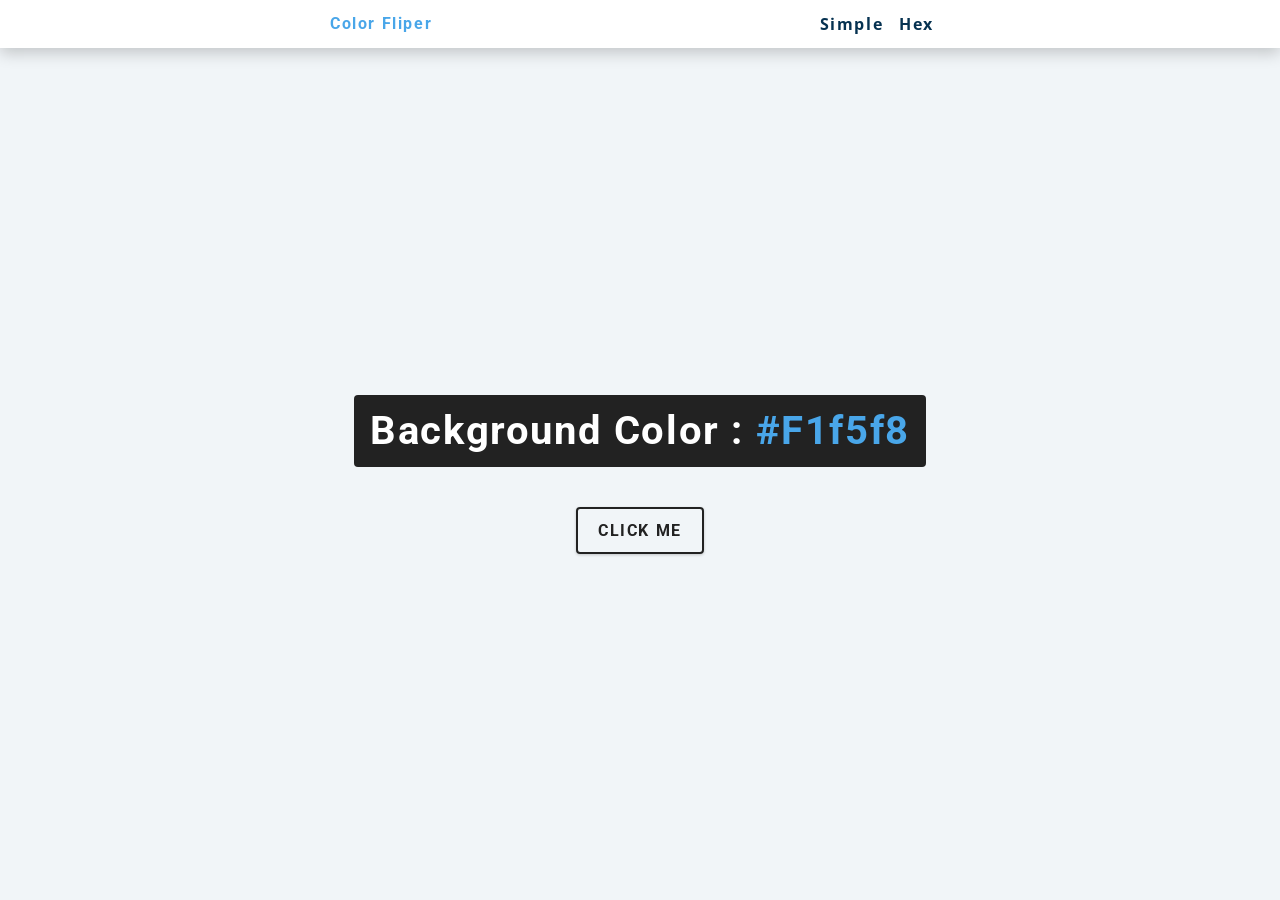
<file: Color fliper/index.html>
<!DOCTYPE html>
<html lang="en">
  <head>
    <meta charset="UTF-8" />
    <meta name="viewport" content="width=device-width, initial-scale=1.0" />
    <title>Color Flipper || Simple</title>

    <!-- styles -->
    <link rel="stylesheet" href="styles.css" />
  </head>
  <body>
    <nav>
      <div class="nav-center">
        <h4>Color Fliper</h4>
        <ul class="nav-links">
          <li>
            <a href="index.html">Simple</a>
          </li>
          <li>
            <a href="hex.html">Hex</a>
          </li>
        </ul>
      </div>
    </nav>

    <main>
      <div class="container">
        <h2>Background Color : <span class="color">
          #f1f5f8
        </span></h2>
        <button class="btn btn-hero" id="btn">Click me</button>
      </div>
    </main>
    <!-- javascript -->
    <script src="app.js"></script>
  </body>
</html>
</file>
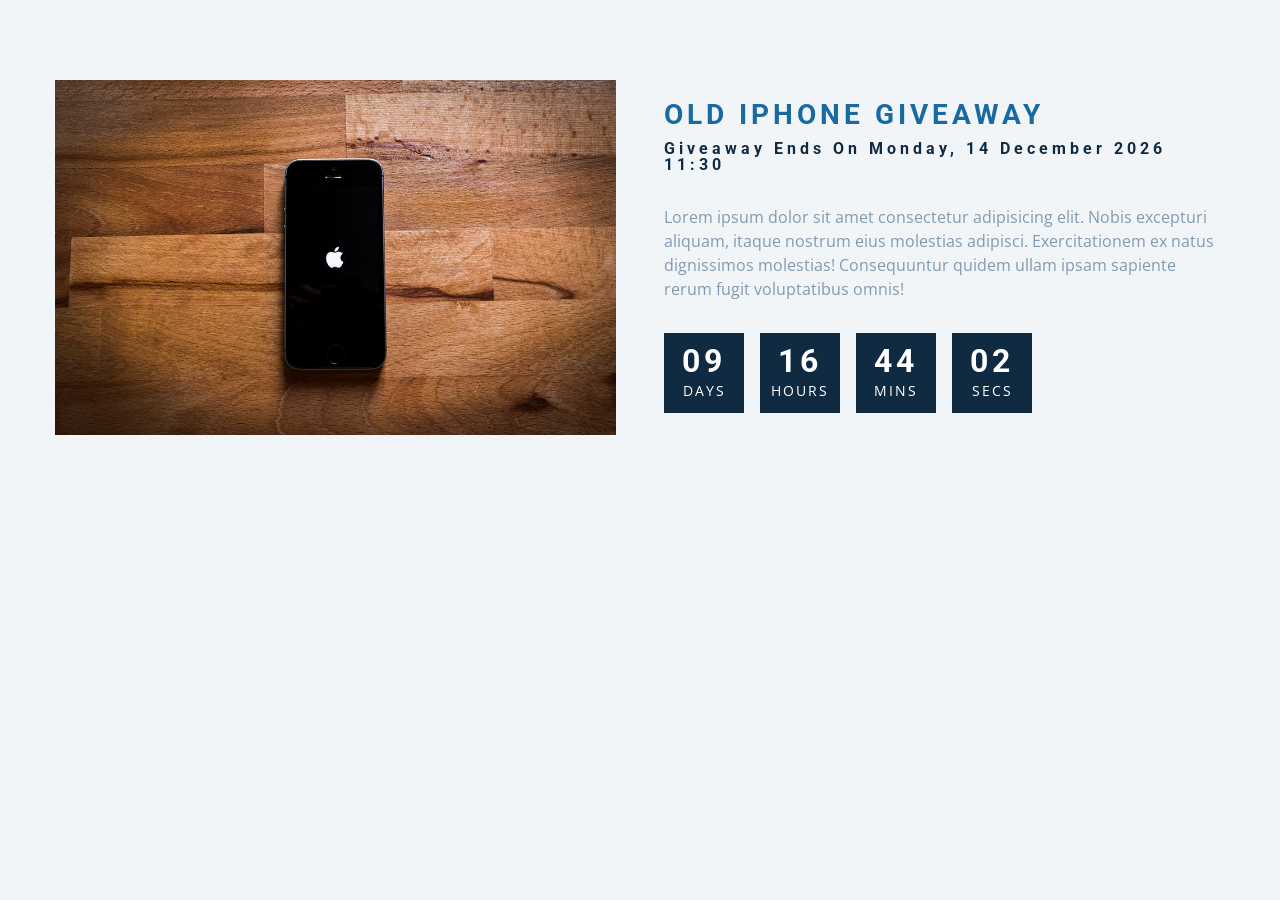
<file: Countdown/index.html>
<!DOCTYPE html>
<html lang="en">
  <head>
    <meta charset="UTF-8" />
    <meta name="viewport" content="width=device-width, initial-scale=1.0" />
    <title>Countdown</title>

    <!-- styles -->
    <link rel="stylesheet" href="styles.css" />
  </head>
  <body>
    <section class="section-center">
      <!-- Image -->
      <article class="gift-img">
        <img src="./gift.jpeg" alt="gift picture">
      </article>
      <!-- imfo -->
      <article class="gift-info">
        <h3>Old iphone giveaway</h3>
        <h4 class="giveaway"></h4>
        <p>Lorem ipsum dolor sit amet consectetur adipisicing elit. Nobis excepturi aliquam, itaque nostrum eius molestias adipisci. Exercitationem ex natus dignissimos molestias! Consequuntur quidem ullam ipsam sapiente rerum fugit voluptatibus omnis!</p>
        <div class="deadline">
          <!-- days -->
          <div class="deadline-format">
            <div>
              <h4 class="days">34</h4>
              <span>days</span>
            </div>
          </div>
          <!-- end of item -->
          <!-- hours -->
          <div class="deadline-format">
            <div>
              <h4 class="hours">1</h4>
              <span>hours</span>
            </div>
          </div>
          <!-- end of item -->
          <!-- mins -->
          <div class="deadline-format">
            <div>
              <h4 class="mins">30</h4>
              <span>mins</span>
            </div>
          </div>
          <!-- end of item -->
          <!-- secs -->
          <div class="deadline-format">
            <div>
              <h4 class="secs">09</h4>
              <span>secs</span>
            </div>
          </div>
          <!-- end of item -->
        </div>
      </article>
    </section>
    <!-- javascript -->
    <script src="app.js"></script>
  </body>
</html>
</file>
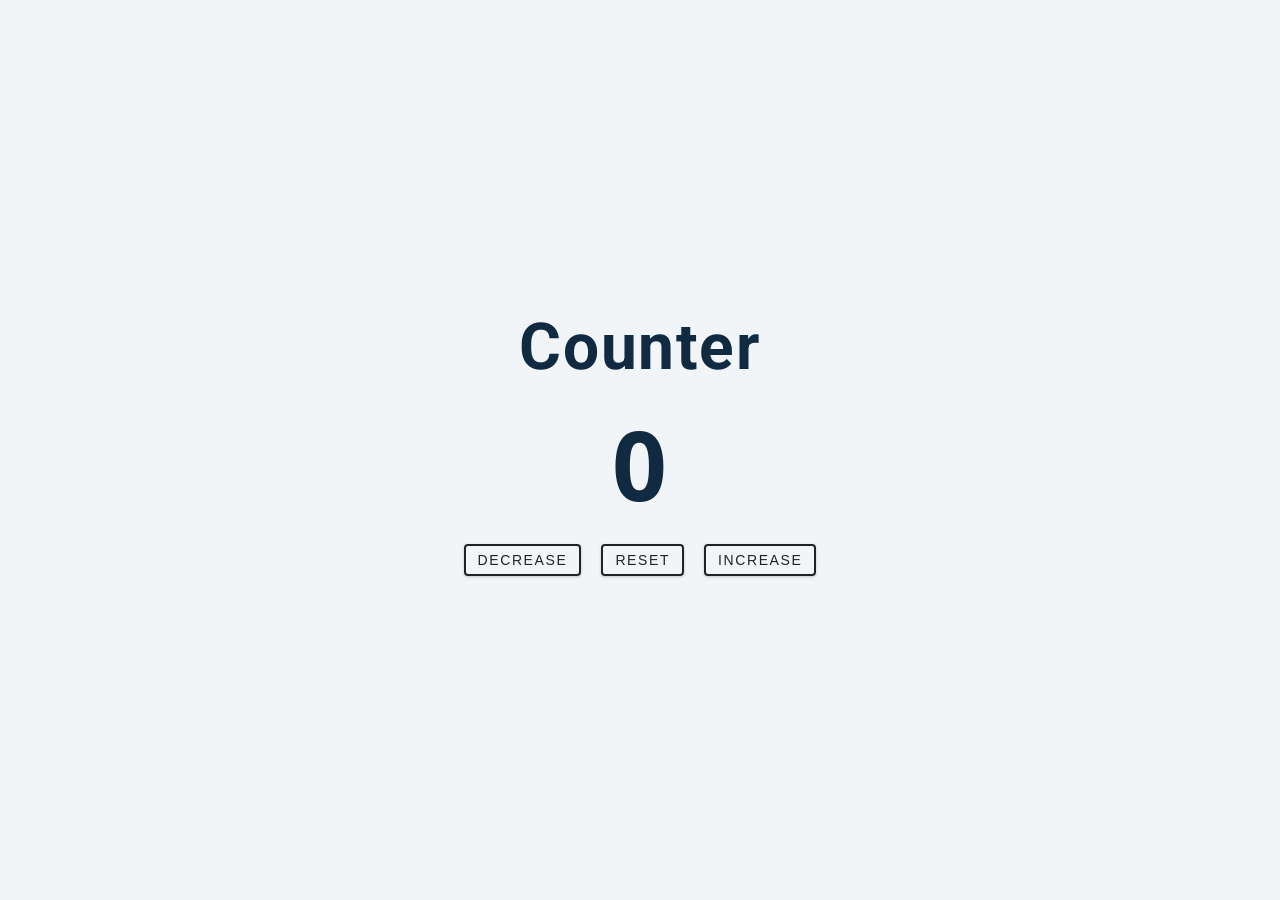
<file: Counter/index.html>
<!DOCTYPE html>
<html lang="en">
  <head>
    <meta charset="UTF-8" />
    <meta name="viewport" content="width=device-width, initial-scale=1.0" />
    <title>Counter</title>

    <!-- styles -->
    <link rel="stylesheet" href="styles.css" />
  </head>
  <body>
    <main>
      <div class="container">
        <h1>
          Counter
        </h1>
        <span id="value">0</span>
        <div class="button-container">
          <button class="btn decrease">Decrease</button>
          <button class="btn reset">Reset</button>
          <button class="btn increase">Increase</button>
        </div>
      </div>
    </main>
    <!-- javascript -->
    <script src="app.js"></script>
  </body>
</html>
</file>
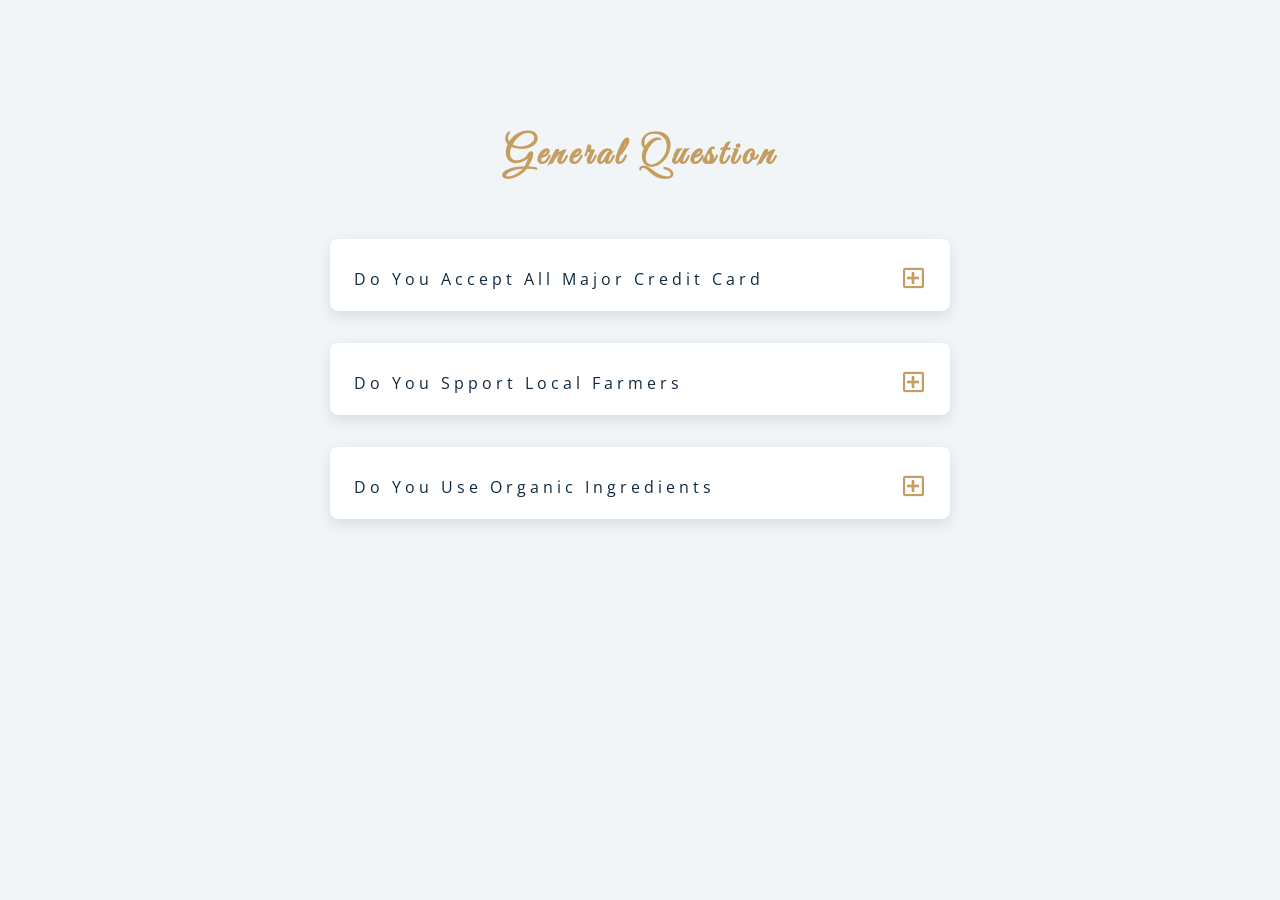
<file: FAQ Section/index.html>
<!DOCTYPE html>
<html lang="en">
  <head>
    <meta charset="UTF-8" />
    <meta name="viewport" content="width=device-width, initial-scale=1.0" />
    <title>Q & A</title>
    <!-- font-awesome -->
    <link
      rel="stylesheet"
      href="https://cdnjs.cloudflare.com/ajax/libs/font-awesome/5.14.0/css/all.min.css"
    />
    <!-- extra fonts -->
    <link
      href="https://fonts.googleapis.com/css?family=Great+Vibes&display=swap"
      rel="stylesheet"
    />
    <!-- styles -->
    <link rel="stylesheet" href="styles.css" />
  </head>
  <body>
    <section class="questions">
      <!-- Title -->
      <div class="title">
        <H2>general question</H2>
      </div>
      <!-- Questions -->
      <div class="section-center">
        <!-- single question -->
        <article class="question">
          <div class="question-title">
            <p>do you accept all major credit card</p>
            <button type="button" class="question-btn">
              <span class="plus-icon">
                <i class="far fa-plus-square"></i>
              </span>
              <span class="minus-icon">
                <i class="far fa-minus-square"></i>
              </span>
            </button>
          </div>
          <!-- Question text -->
          <div class="question-text">
            <p>Lorem ipsum dolor sit amet consectetur, adipisicing elit. Rerum in praesentium dolorem voluptas nisi! Dolor nesciunt perferendis ipsam aperiam laborum.</p>
          </div>
        </article>
        <!-- single question end -->
        <!-- single question -->
        <article class="question">
          <div class="question-title">
            <p>do you spport local farmers</p>
            <button type="button" class="question-btn">
              <span class="plus-icon">
                <i class="far fa-plus-square"></i>
              </span>
              <span class="minus-icon">
                <i class="far fa-minus-square"></i>
              </span>
            </button>
          </div>
          <!-- Question text -->
          <div class="question-text">
            <p>Lorem ipsum dolor sit amet consectetur, adipisicing elit. Rerum in praesentium dolorem voluptas nisi! Dolor nesciunt perferendis ipsam aperiam laborum.</p>
          </div>
        </article>
        <!-- single question end -->
        <!-- single question -->
        <article class="question">
          <div class="question-title">
            <p>do you use organic ingredients</p>
            <button type="button" class="question-btn">
              <span class="plus-icon">
                <i class="far fa-plus-square"></i>
              </span>
              <span class="minus-icon">
                <i class="far fa-minus-square"></i>
              </span>
            </button>
          </div>
          <!-- Question text -->
          <div class="question-text">
            <p>Lorem ipsum dolor sit amet consectetur, adipisicing elit. Rerum in praesentium dolorem voluptas nisi! Dolor nesciunt perferendis ipsam aperiam laborum.</p>
          </div>
        </article>
        <!-- single question end -->
      </div>
    </section>
    <!-- javascript -->
    <script src="app.js"></script>
  </body>
</html>
</file>
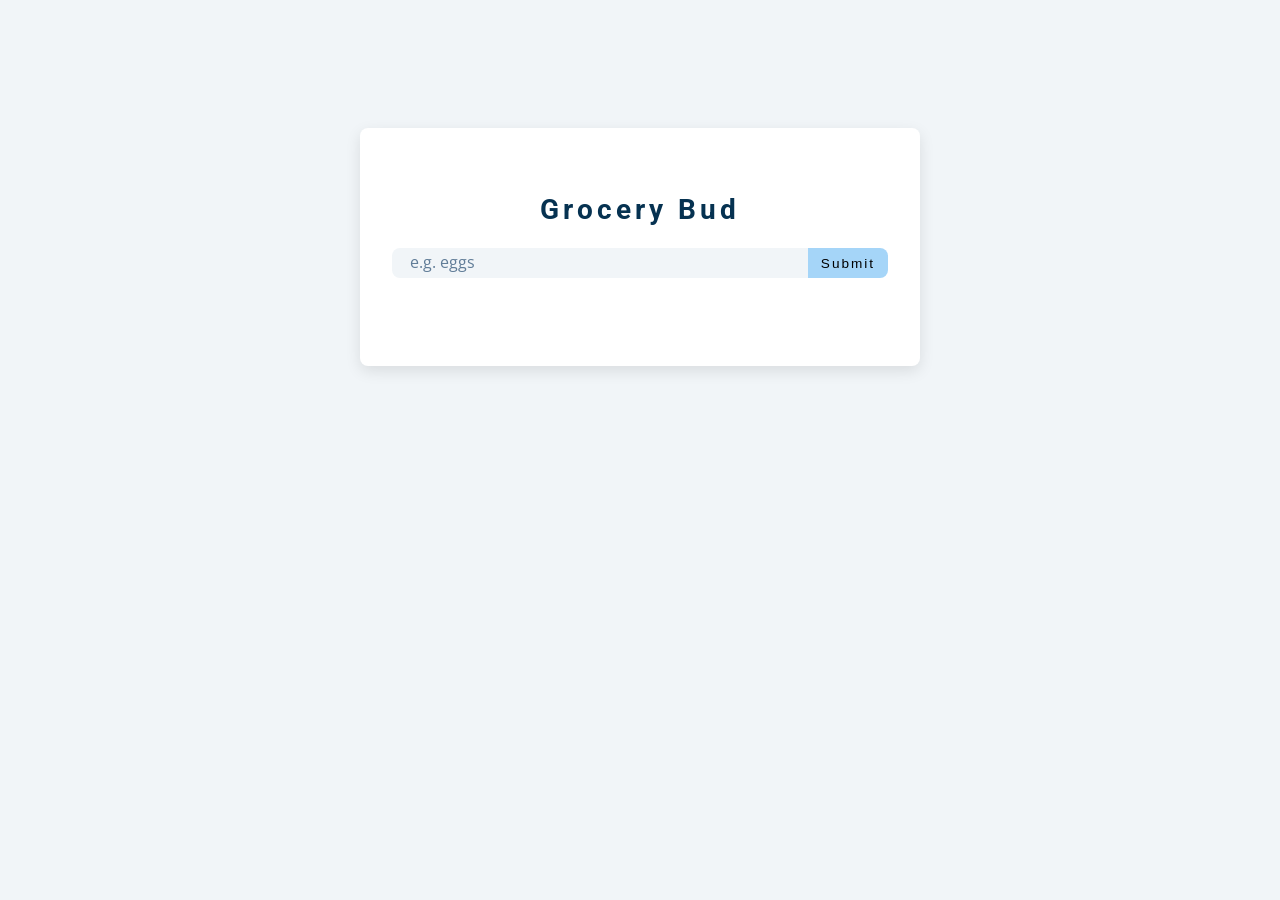
<file: Grocery Hub/index.html>
<!DOCTYPE html>
<html lang="en">
  <head>
    <meta charset="UTF-8" />
    <meta name="viewport" content="width=device-width, initial-scale=1.0" />
    <title>Grocery Bud</title>
    <!-- font-awesome -->
    <link
      rel="stylesheet"
      href="https://cdnjs.cloudflare.com/ajax/libs/font-awesome/5.14.0/css/all.min.css"
    />
    <!-- styles -->
    <link rel="stylesheet" href="styles.css" />
  </head>
  <body>
    <section class="section-center">
      <!-- form -->
      <form  class="grocery-form">
        <p class="alert"></p>
        <h3>grocery bud</h3>
        <div class="form-control">
          <input type="text" id="grocery" placeholder="e.g. eggs"/>
          <button type="submit" class="submit-btn">submit</button>
        </div>
      </form>
      <!-- list -->
      <div class="grocery-container">
        <div class="grocery-list">
          
        </div>
        <!-- clear button -->
        <button type="button" class="clear-btn">clear items</button>
      </div>
    </section>
    <!-- javascript -->
    <script src="app.js"></script>
  </body>
</html>
</file>
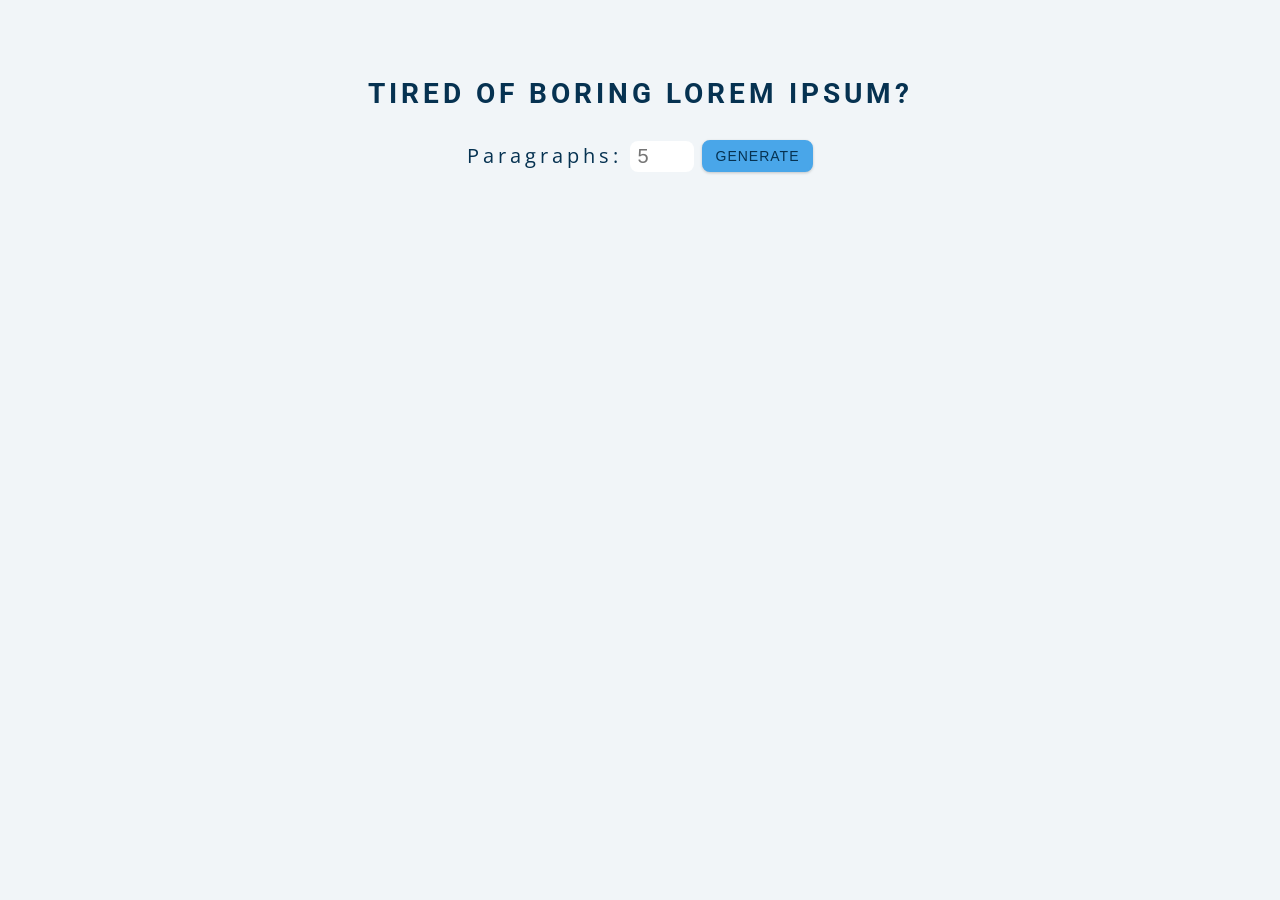
<file: Lorem Ipsum/index.html>
<!DOCTYPE html>
<html lang="en">
  <head>
    <meta charset="UTF-8" />
    <meta name="viewport" content="width=device-width, initial-scale=1.0" />
    <title>Lorem Ipsum</title>

    <!-- styles -->
    <link rel="stylesheet" href="styles.css" />
  </head>
  <body>
    <section class="section-center">
      <h3>tired of boring lorem ipsum?</h3>
      <form class="lorem-form">
        <label for="amount" >paragraphs:</label>
        <input type="number" name="amount" id="amount" placeholder="5">
        <button type="submit" class="btn">Generate</button>
      </form>
      <article class="lorem-text"></article>
    </section>
    <!-- javascript -->
    <script src="app.js"></script>
  </body>
</html>
</file>
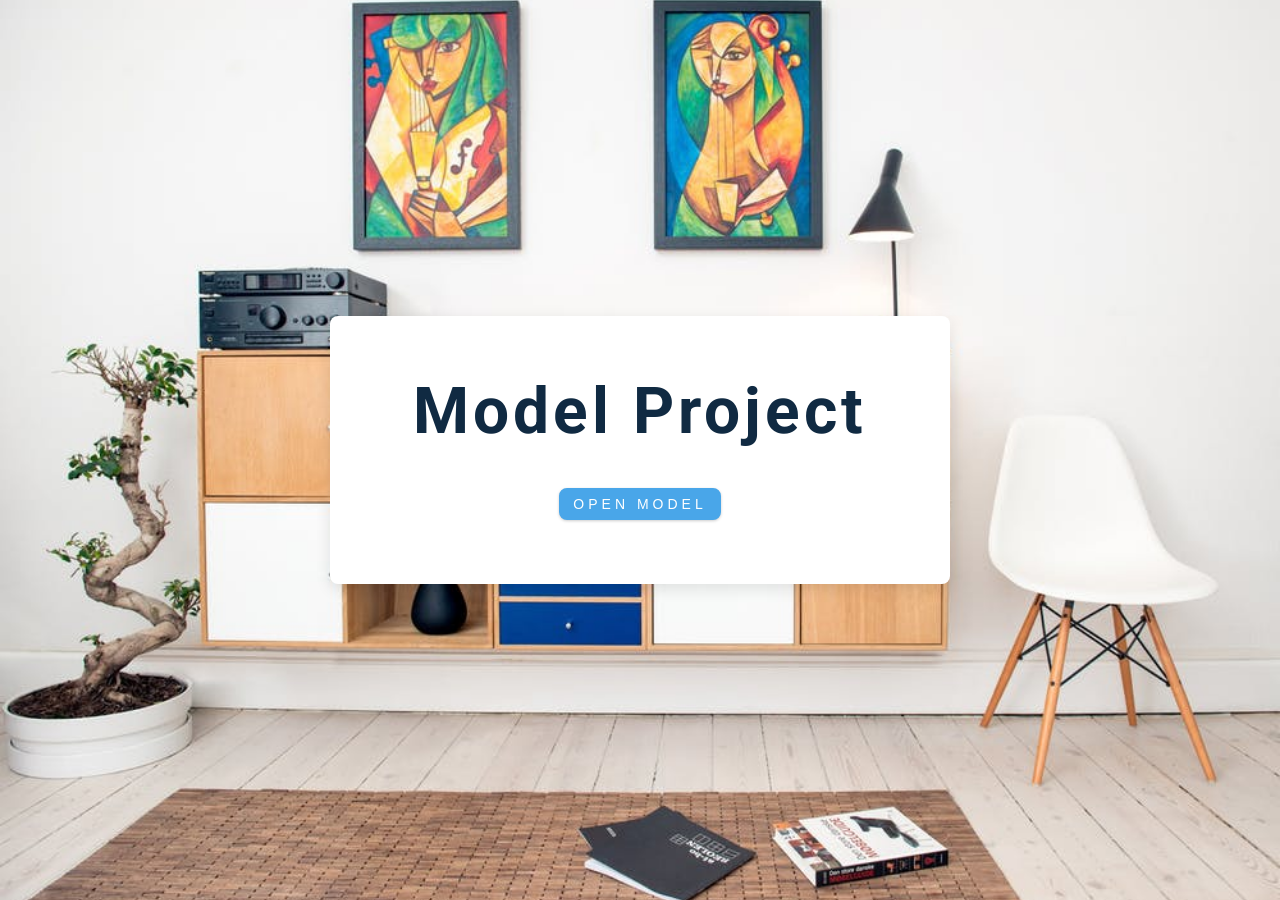
<file: Model/index.html>
<!DOCTYPE html>
<html lang="en">
  <head>
    <meta charset="UTF-8" />
    <meta name="viewport" content="width=device-width, initial-scale=1.0" />
    <title>Modal</title>
    <!-- font-awesome -->
    <link
      rel="stylesheet"
      href="https://cdnjs.cloudflare.com/ajax/libs/font-awesome/5.14.0/css/all.min.css"
    />
    <!-- styles -->
    <link rel="stylesheet" href="styles.css" />
  </head>
  <body>
    <!-- Hero -->
    <header class="hero">
      <div class="banner">
        <h1>model project</h1>
        <button class="btn modal-btn">Open model</button>
      </div>
    </header>
    <!-- End Hero -->
    <!-- model -->
    <div class="modal-overlay">
      <div class="modal-container">
        <h3>model content</h3>
        <button class="close-btn">
          <i class="fas fa-times"></i>
        </button>
      </div>
    </div>
    <!-- javascript -->
    <script src="app.js"></script>
  </body>
</html>
</file>
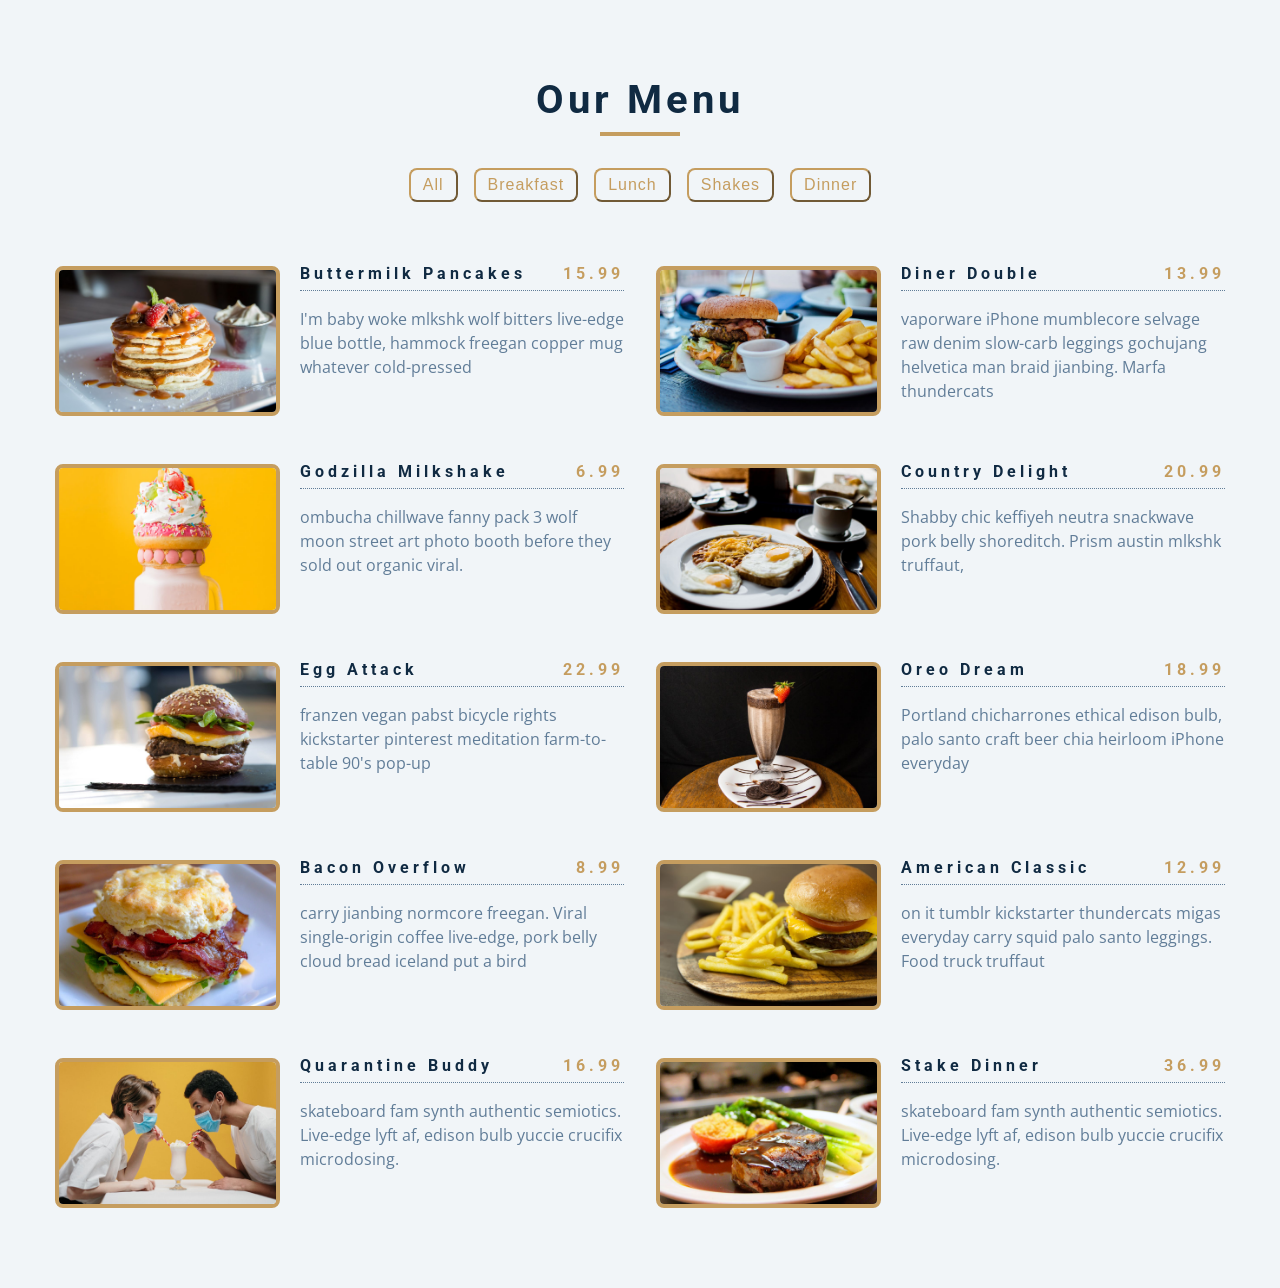
<file: Our menu/index.html>
<!DOCTYPE html>
<html lang="en">
  <head>
    <meta charset="UTF-8" />
    <meta name="viewport" content="width=device-width, initial-scale=1.0" />
    <title>Starter</title>
    <!-- font-awesome -->
    <link
      rel="stylesheet"
      href="https://cdnjs.cloudflare.com/ajax/libs/font-awesome/5.14.0/css/all.min.css"
    />
    <!-- styles -->
    <link rel="stylesheet" href="styles.css" />
  </head>
  <body>
    <section class="menu">
      <!-- title -->
      <div class="title">
        <h2>our menu</h2>
        <div class="underline"></div>
      </div>
      <!-- filter buttons -->
      <div class="btn-container">
        <!-- <button class="filter-btn" type="button" data-id="all">all</button>
        <button class="filter-btn" type="button" data-id="breakfast">Breakfast</button>
        <button class="filter-btn" type="button" data-id="lunch">Lunch</button>
        <button class="filter-btn" type="button" data-id="shakes">shakes</button> -->
      </div>
      <!-- menu items -->
      <div class="section-center">
        <!-- single item -->
        <!--     -->
        <!-- single item end -->
      </div>
    </section>
    <!-- javascript -->
    <script src="app.js"></script>
  </body>
</html>
</file>
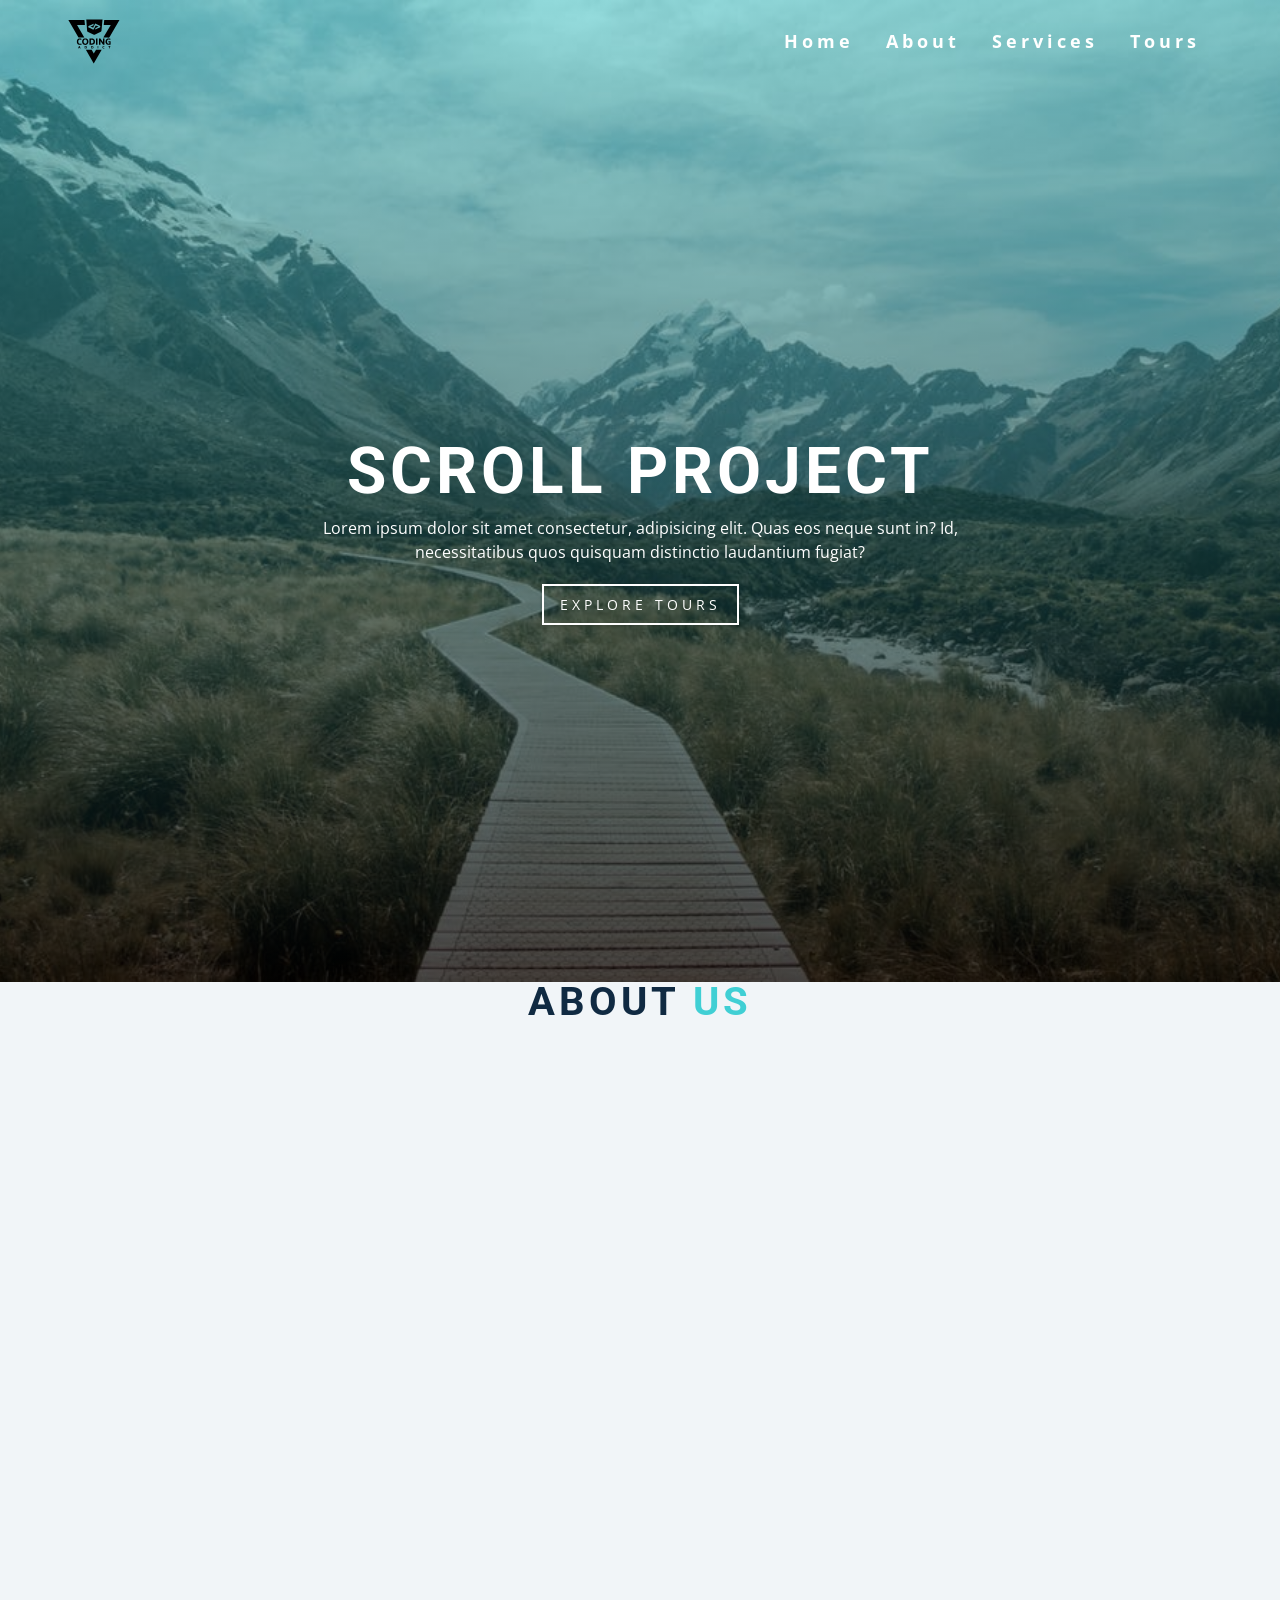
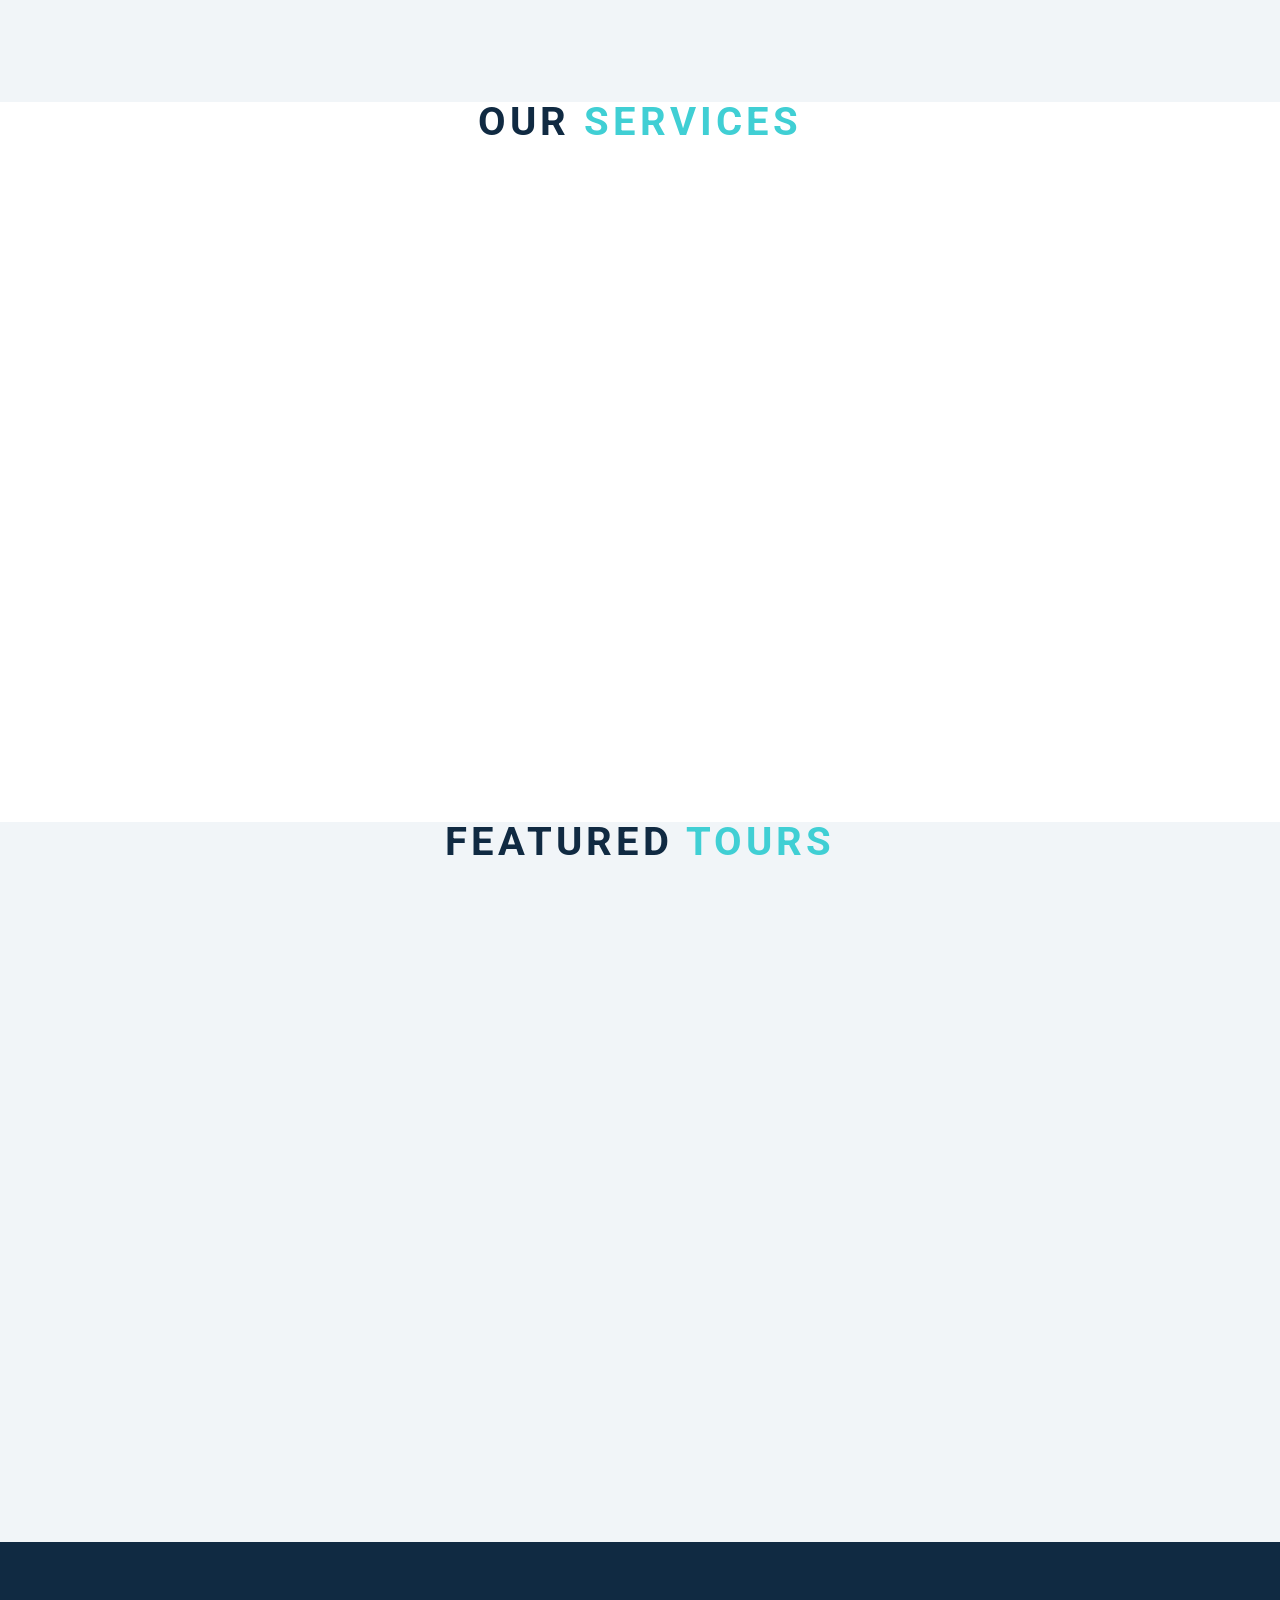
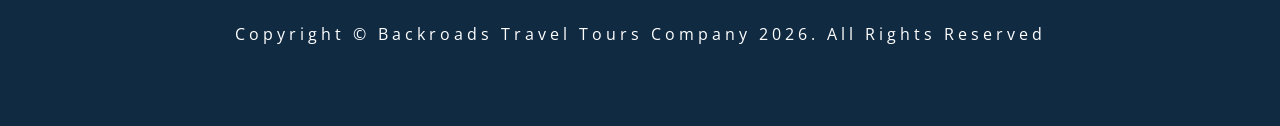
<file: Scroll/index.html>
<!DOCTYPE html>
<html lang="en">
  <head>
    <meta charset="UTF-8" />
    <meta name="viewport" content="width=device-width, initial-scale=1.0" />
    <title>Scroll</title>
    <!-- font-awesome -->
    <link
      rel="stylesheet"
      href="https://cdnjs.cloudflare.com/ajax/libs/font-awesome/5.14.0/css/all.min.css"
    />
    <!-- styles -->
    <link rel="stylesheet" href="styles.css" />
  </head>
  <body>
    <header id="home">
      <!-- navbar -->
      <nav id="nav">
        <div class="nav-center">
          <!-- nav header -->
          <div class="nav-header">
            <img src="./logo.svg" class="logo" alt="logo" />
            <button class="nav-toggle">
              <i class="fas fa-bars"></i>
            </button>
          </div>
          <!-- links -->
          <div class="links-container">
            <ul class="links">
              <li>
                <a href="#home" class="scroll-link">home</a>
              </li>
              <li>
                <a href="#about" class="scroll-link">about</a>
              </li>
              <li>
                <a href="#services" class="scroll-link">services</a>
              </li>
              <li>
                <a href="#tours" class="scroll-link">tours</a>
              </li>
            </ul>
          </div>
        </div>
      </nav>
      <!-- banner -->
      <div class="banner">
        <div class="container">
          <h1>scroll project</h1>
          <p>
            Lorem ipsum dolor sit amet consectetur, adipisicing elit. Quas eos
            neque sunt in? Id, necessitatibus quos quisquam distinctio
            laudantium fugiat?
          </p>
          <a href="#tours" class="scroll-link btn btn-white">explore tours</a>
        </div>
      </div>
    </header>
    <!-- about -->
    <section id="about" class="section">
      <div class="title">
        <h2>about <span>us</span></h2>
      </div>
    </section>
    <!-- services -->
    <section id="services" class="section">
      <div class="title">
        <h2>our <span>services</span></h2>
      </div>
    </section>
    <!-- contact -->
    <section id="tours" class="section">
      <div class="title">
        <h2>featured <span>tours</span></h2>
      </div>
    </section>
    <!-- footer -->
    <footer class="section">
      <p>
        copyright &copy; backroads travel tours company
        <span id="date"></span>. all rights reserved
      </p>
    </footer>
    <a class="scroll-link top-link" href="#home">
      <i class="fas fa-arrow-up"></i>
    </a>
    <!-- javascript -->
    <script src="app.js"></script>
  </body>
</html>
</file>
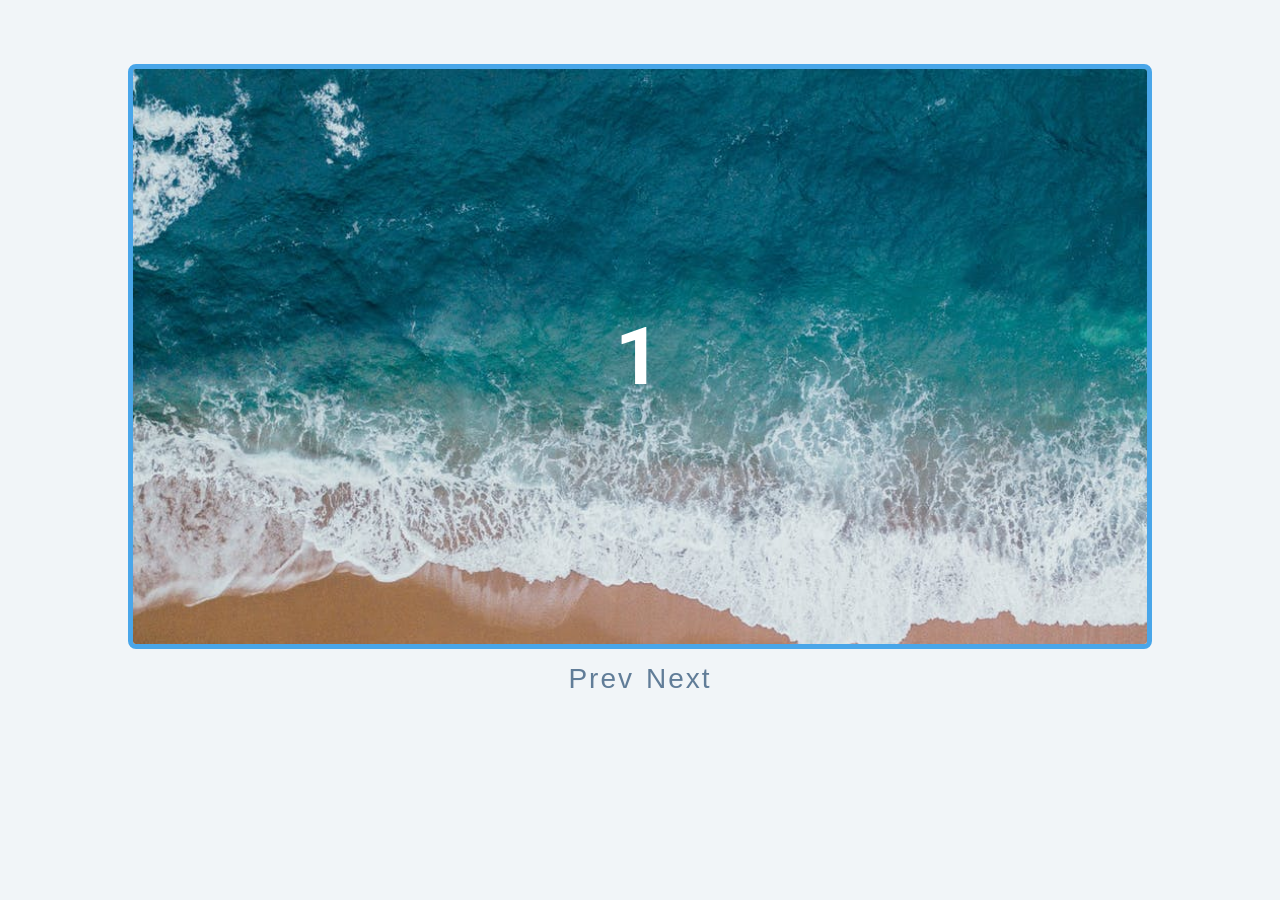
<file: Slider/index.html>
<!DOCTYPE html>
<html lang="en">
  <head>
    <meta charset="UTF-8" />
    <meta name="viewport" content="width=device-width, initial-scale=1.0" />
    <title>Slider</title>

    <!-- styles -->
    <link rel="stylesheet" href="styles.css" />
  </head>
  <body>
    <div class="slider-container">
      <div class="slide">
        <img src="./img-1.jpeg" class="slide-img" alt="">
        <h1>1</h1>
      </div>
      <div class="slide">
        
        <h1>2</h1>
      </div>
      <div class="slide">
        
        <h1>3</h1>
      </div>
      <div class="slide">
        <img src="./person-1.jpeg" class="person-img" alt="">
        <h4>sesan doe</h4>
        <h1>4</h1>
      </div>
    </div>
    <div class="btn-container">
      <button class="prevBtn" type="button">prev</button>
      <button class="nextBtn" type="button">next</button>
    </div>

    <!-- javascript -->
    <script src="app.js"></script>
  </body>
</html>
</file>
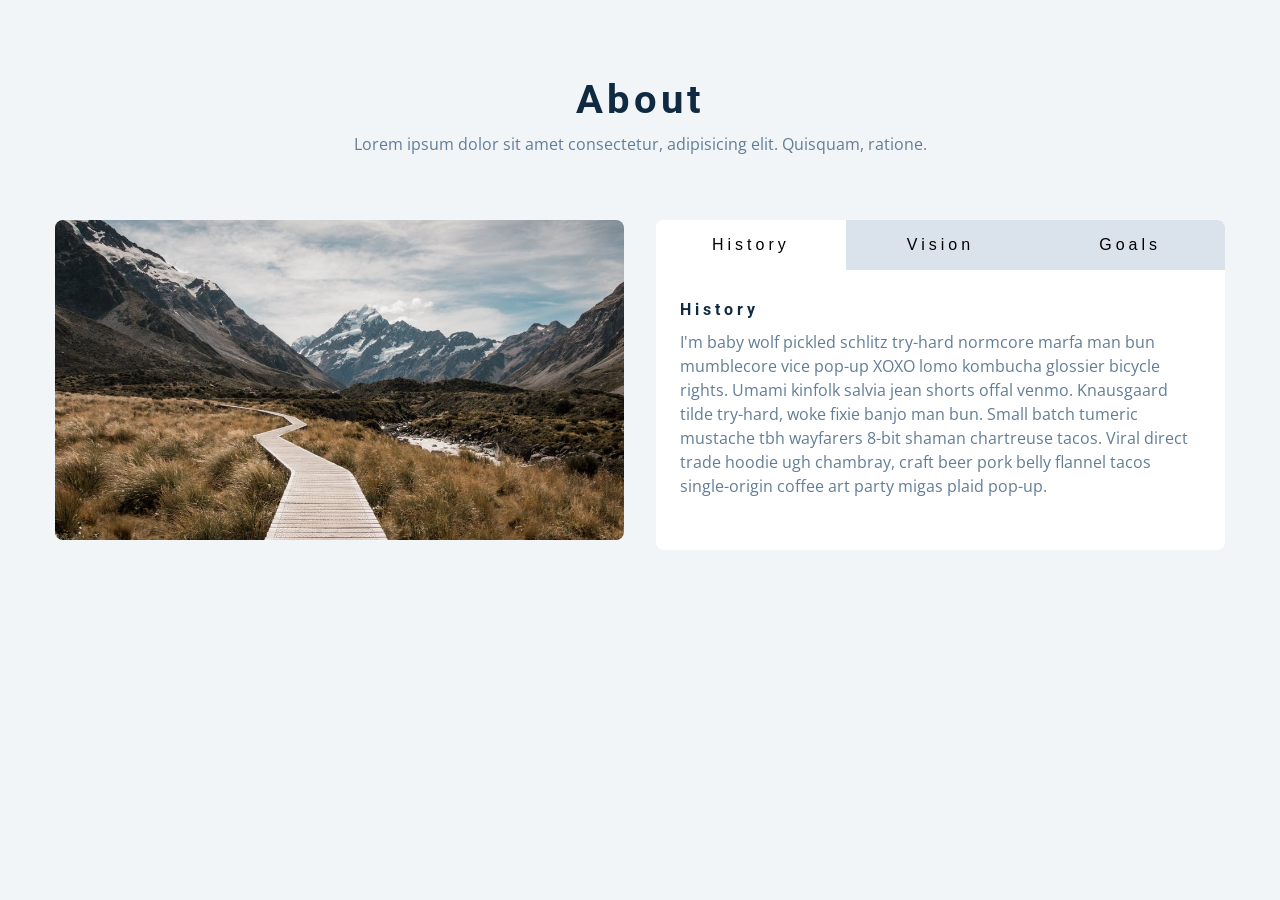
<file: Tabs/index.html>
<!DOCTYPE html>
<html lang="en">
  <head>
    <meta charset="UTF-8" />
    <meta name="viewport" content="width=device-width, initial-scale=1.0" />
    <title>Tabs</title>

    <!-- styles -->
    <link rel="stylesheet" href="styles.css" />
  </head>
  <body>
    <section class="section">
      <div class="title">
        <h2>about</h2>
        <p>Lorem ipsum dolor sit amet consectetur, adipisicing elit. Quisquam, ratione.</p>
      </div>
      <div class="about-center section-center">
        <article class="about-img">
          <img src="./hero-bcg.jpeg" alt="about picture">
        </article>
        <article class="about">
          <!-- btn container -->
          <div class="btn-container">
            <button class="tab-btn active" data-id="history">History</button>
            <button class="tab-btn" data-id="vision">vision</button>
            <button class="tab-btn" data-id="goals">goals</button>
          </div>
          <article class="about-content">
            <!-- single item -->
            <div class="content active" id="history">
              <h4>history</h4>
              <!-- history -->
              <p>
                I'm baby wolf pickled schlitz try-hard normcore marfa man bun mumblecore vice
                pop-up XOXO lomo kombucha glossier bicycle rights. Umami kinfolk salvia jean
                shorts offal venmo. Knausgaard tilde try-hard, woke fixie banjo man bun. Small
                batch tumeric mustache tbh wayfarers 8-bit shaman chartreuse tacos. Viral
                direct trade hoodie ugh chambray, craft beer pork belly flannel tacos
                single-origin coffee art party migas plaid pop-up.
              </p>
            </div>
            <!-- single item end -->
            <!-- single item -->
            <div class="content" id="vision">
              <h4>vision</h4>
              <p>
                Man bun PBR&B keytar copper mug prism, hell of helvetica. Synth crucifix offal
                deep v hella biodiesel. Church-key listicle polaroid put a bird on it
                chillwave palo santo enamel pin, tattooed meggings franzen la croix cray.
                Retro yr aesthetic four loko tbh helvetica air plant, neutra palo santo tofu
                mumblecore. Hoodie bushwick pour-over jean shorts chartreuse shabby chic. Roof
                party hammock master cleanse pop-up truffaut, bicycle rights skateboard
                affogato readymade sustainable deep v live-edge schlitz narwhal.
              </p>
              <ul>
                <li>list item</li>
                <li>list item</li>
                <li>list item</li>
              </ul>
            </div>
            <!-- single item end -->
            <!-- single item -->
            <div class="content" id="goals">
              <h4>goals</h4>
              <p>
                Chambray authentic truffaut, kickstarter brunch taxidermy vape heirloom four
                dollar toast raclette shoreditch church-key. Poutine etsy tote bag, cred
                fingerstache leggings cornhole everyday carry blog gastropub. Brunch biodiesel
                sartorial mlkshk swag, mixtape hashtag marfa readymade direct trade man braid
                cold-pressed roof party. Small batch adaptogen coloring book heirloom.
                Letterpress food truck hammock literally hell of wolf beard adaptogen everyday
                carry. Dreamcatcher pitchfork yuccie, banh mi salvia venmo photo booth quinoa
                chicharrones.
              </p>
            </div>
            <!-- single item end -->
          </article>
        </article>
        
      </div>
    </section>
    <!-- javascript -->
    <script src="app.js"></script>
  </body>
</html>
</file>
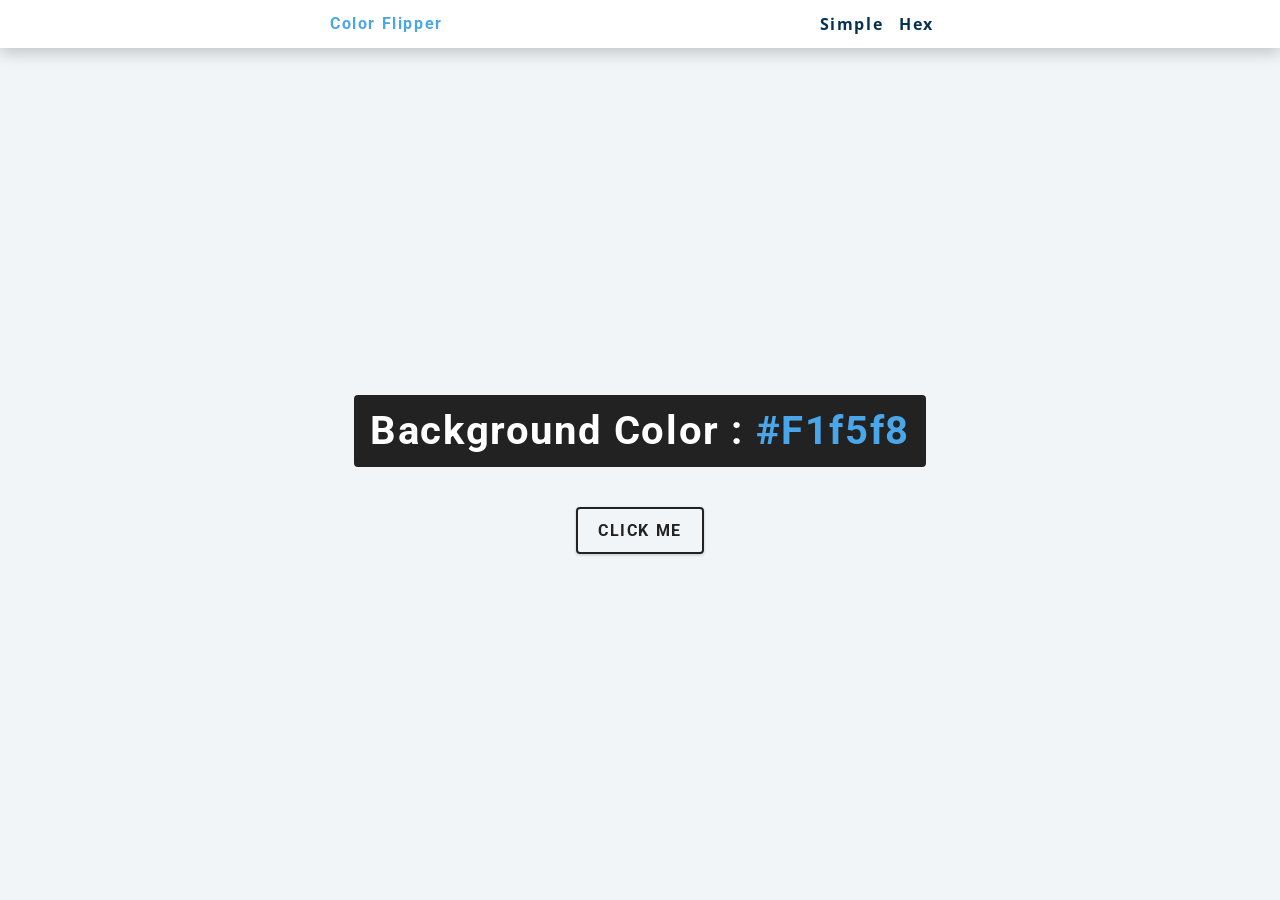
<file: Color fliper/hex.html>
<!DOCTYPE html>
<html lang="en">
  <head>
    <meta charset="UTF-8" />
    <meta name="viewport" content="width=device-width, initial-scale=1.0" />
    <title>
      Color Flipper || Simple
    </title>

    <!-- styles -->
    <link rel="stylesheet" href="styles.css" />
  </head>

  <body>
    <nav>
      <div class="nav-center">
        <h4>color flipper</h4>
        <ul class="nav-links">
          <li><a href="index.html">simple</a></li>
          <li><a href="hex.html">hex</a></li>
        </ul>
      </div>
    </nav>
    <main>
      <div class="container">
        <h2>background color : <span class="color">#f1f5f8</span></h2>
        <button class="btn btn-hero" id="btn">click me</button>
      </div>
    </main>
    <!-- javascript -->
    <script src="hex.js"></script>
  </body>
</html>
</file>
<file: Color fliper/styles.css>
/*
=============== 
Fonts
===============
*/
@import url("https://fonts.googleapis.com/css?family=Open+Sans|Roboto:400,700&display=swap");

/*
=============== 
Variables
===============
*/

:root {
  /* dark shades of primary color*/
  --clr-primary-1: hsl(205, 86%, 17%);
  --clr-primary-2: hsl(205, 77%, 27%);
  --clr-primary-3: hsl(205, 72%, 37%);
  --clr-primary-4: hsl(205, 63%, 48%);
  /* primary/main color */
  --clr-primary-5: hsl(205, 78%, 60%);
  /* lighter shades of primary color */
  --clr-primary-6: hsl(205, 89%, 70%);
  --clr-primary-7: hsl(205, 90%, 76%);
  --clr-primary-8: hsl(205, 86%, 81%);
  --clr-primary-9: hsl(205, 90%, 88%);
  --clr-primary-10: hsl(205, 100%, 96%);
  /* darkest grey - used for headings */
  --clr-grey-1: hsl(209, 61%, 16%);
  --clr-grey-2: hsl(211, 39%, 23%);
  --clr-grey-3: hsl(209, 34%, 30%);
  --clr-grey-4: hsl(209, 28%, 39%);
  /* grey used for paragraphs */
  --clr-grey-5: hsl(210, 22%, 49%);
  --clr-grey-6: hsl(209, 23%, 60%);
  --clr-grey-7: hsl(211, 27%, 70%);
  --clr-grey-8: hsl(210, 31%, 80%);
  --clr-grey-9: hsl(212, 33%, 89%);
  --clr-grey-10: hsl(210, 36%, 96%);
  --clr-white: #fff;
  --clr-red-dark: hsl(360, 67%, 44%);
  --clr-red-light: hsl(360, 71%, 66%);
  --clr-green-dark: hsl(125, 67%, 44%);
  --clr-green-light: hsl(125, 71%, 66%);
  --clr-black: #222;
  --ff-primary: "Roboto", sans-serif;
  --ff-secondary: "Open Sans", sans-serif;
  --transition: all 0.3s linear;
  --spacing: 0.1rem;
  --radius: 0.25rem;
  --light-shadow: 0 5px 15px rgba(0, 0, 0, 0.1);
  --dark-shadow: 0 5px 15px rgba(0, 0, 0, 0.2);
  --max-width: 1170px;
  --fixed-width: 620px;
}
/*
=============== 
Global Styles
===============
*/

*,
::after,
::before {
  margin: 0;
  padding: 0;
  box-sizing: border-box;
}
body {
  font-family: var(--ff-secondary);
  background: var(--clr-grey-10);
  color: var(--clr-grey-1);
  line-height: 1.5;
  font-size: 0.875rem;
}
ul {
  list-style-type: none;
}
a {
  text-decoration: none;
}
h1,
h2,
h3,
h4 {
  letter-spacing: var(--spacing);
  text-transform: capitalize;
  line-height: 1.25;
  margin-bottom: 0.75rem;
  font-family: var(--ff-primary);
}
h1 {
  font-size: 3rem;
}
h2 {
  font-size: 2rem;
}
h3 {
  font-size: 1.25rem;
}
h4 {
  font-size: 0.875rem;
}
p {
  margin-bottom: 1.25rem;
  color: var(--clr-grey-5);
}
@media screen and (min-width: 800px) {
  h1 {
    font-size: 4rem;
  }
  h2 {
    font-size: 2.5rem;
  }
  h3 {
    font-size: 1.75rem;
  }
  h4 {
    font-size: 1rem;
  }
  body {
    font-size: 1rem;
  }
  h1,
  h2,
  h3,
  h4 {
    line-height: 1;
  }
}
/*  global classes */

/* section */
.section {
  padding: 5rem 0;
}

.section-center {
  width: 90vw;
  margin: 0 auto;
  max-width: 1170px;
}
@media screen and (min-width: 992px) {
  .section-center {
    width: 95vw;
  }
}
main {
  min-height: 100vh;
  display: grid;
  place-items: center;
}

/*
=============== 
Nav
===============
*/
nav {
  background: var(--clr-white);
  height: 3rem;
  display: grid;
  align-items: center;
  box-shadow: var(--dark-shadow);
}
.nav-center {
  width: 90vw;
  max-width: var(--fixed-width);
  margin: 0 auto;
  display: flex;
  align-items: center;
  justify-content: space-between;
}
.nav-center h4 {
  margin-bottom: 0;
  color: var(--clr-primary-5);
}
.nav-links {
  display: flex;
}
nav a {
  text-transform: capitalize;
  font-weight: 700;
  font-size: 1rem;
  color: var(--clr-primary-1);
  letter-spacing: var(--spacing);
  margin-right: 1rem;
}
nav a:hover {
  color: var(--clr-primary-5);
}
/*
=============== 
Container
===============
*/
main {
  min-height: calc(100vh - 3rem);
  display: grid;
  place-items: center;
}
.container {
  text-align: center;
}
.container h2 {
  background: var(--clr-black);
  color: var(--clr-white);
  padding: 1rem;
  border-radius: var(--radius);
  margin-bottom: 2.5rem;
}
.color {
  color: var(--clr-primary-5);
}
.btn-hero {
  font-family: var(--ff-primary);
  text-transform: uppercase;
  background: transparent;
  color: var(--clr-black);
  letter-spacing: var(--spacing);
  display: inline-block;
  font-weight: 700;
  transition: var(--transition);
  border: 2px solid var(--clr-black);
  cursor: pointer;
  box-shadow: 0 1px 3px rgba(0, 0, 0, 0.2);
  border-radius: var(--radius);
  font-size: 1rem;
  padding: 0.75rem 1.25rem;
}
.btn-hero:hover {
  color: var(--clr-white);
  background: var(--clr-black);
}
</file>
<file: Countdown/styles.css>
/*
=============== 
Fonts
===============
*/
@import url("https://fonts.googleapis.com/css?family=Open+Sans|Roboto:400,700&display=swap");

/*
=============== 
Variables
===============
*/

:root {
  /* dark shades of primary color*/
  --clr-primary-1: hsl(205, 86%, 17%);
  --clr-primary-2: hsl(205, 77%, 27%);
  --clr-primary-3: hsl(205, 72%, 37%);
  --clr-primary-4: hsl(205, 63%, 48%);
  /* primary/main color */
  --clr-primary-5: #49a6e9;
  /* lighter shades of primary color */
  --clr-primary-6: hsl(205, 89%, 70%);
  --clr-primary-7: hsl(205, 90%, 76%);
  --clr-primary-8: hsl(205, 86%, 81%);
  --clr-primary-9: hsl(205, 90%, 88%);
  --clr-primary-10: hsl(205, 100%, 96%);
  /* darkest grey - used for headings */
  --clr-grey-1: hsl(209, 61%, 16%);
  --clr-grey-2: hsl(211, 39%, 23%);
  --clr-grey-3: hsl(209, 34%, 30%);
  --clr-grey-4: hsl(209, 28%, 39%);
  /* grey used for paragraphs */
  --clr-grey-5: hsl(210, 22%, 49%);
  --clr-grey-6: hsl(209, 23%, 60%);
  --clr-grey-7: hsl(211, 27%, 70%);
  --clr-grey-8: hsl(210, 31%, 80%);
  --clr-grey-9: hsl(212, 33%, 89%);
  --clr-grey-10: hsl(210, 36%, 96%);
  --clr-white: #fff;
  --clr-red-dark: hsl(360, 67%, 44%);
  --clr-red-light: hsl(360, 71%, 66%);
  --clr-green-dark: hsl(125, 67%, 44%);
  --clr-green-light: hsl(125, 71%, 66%);
  --clr-black: #222;
  --clr-gold: #c59d5f;
  --ff-primary: "Roboto", sans-serif;
  --ff-secondary: "Open Sans", sans-serif;
  --transition: all 0.3s linear;
  --spacing: 0.25rem;
  --radius: 0.5rem;
  --light-shadow: 0 5px 15px rgba(0, 0, 0, 0.1);
  --dark-shadow: 0 5px 15px rgba(0, 0, 0, 0.2);
  --max-width: 1170px;
  --fixed-width: 620px;
}
/*
=============== 
Global Styles
===============
*/

*,
::after,
::before {
  margin: 0;
  padding: 0;
  box-sizing: border-box;
}
body {
  font-family: var(--ff-secondary);
  background: var(--clr-grey-10);
  color: var(--clr-grey-1);
  line-height: 1.5;
  font-size: 0.875rem;
}
ul {
  list-style-type: none;
}
a {
  text-decoration: none;
}
img:not(.logo) {
  width: 100%;
}
img {
  display: block;
}

h1,
h2,
h3,
h4 {
  letter-spacing: var(--spacing);
  text-transform: capitalize;
  line-height: 1.25;
  margin-bottom: 0.75rem;
  font-family: var(--ff-primary);
}
h1 {
  font-size: 3rem;
}
h2 {
  font-size: 2rem;
}
h3 {
  font-size: 1.25rem;
}
h4 {
  font-size: 0.875rem;
}
p {
  margin-bottom: 1.25rem;
  color: var(--clr-grey-5);
}
@media screen and (min-width: 800px) {
  h1 {
    font-size: 4rem;
  }
  h2 {
    font-size: 2.5rem;
  }
  h3 {
    font-size: 1.75rem;
  }
  h4 {
    font-size: 1rem;
  }
  body {
    font-size: 1rem;
  }
  h1,
  h2,
  h3,
  h4 {
    line-height: 1;
  }
}
/*  global classes */

.btn {
  text-transform: uppercase;
  background: transparent;
  color: var(--clr-black);
  padding: 0.375rem 0.75rem;
  letter-spacing: var(--spacing);
  display: inline-block;
  transition: var(--transition);
  font-size: 0.875rem;
  border: 2px solid var(--clr-black);
  cursor: pointer;
  box-shadow: 0 1px 3px rgba(0, 0, 0, 0.2);
  border-radius: var(--radius);
}
.btn:hover {
  color: var(--clr-white);
  background: var(--clr-black);
}
/* section */
.section {
  padding: 5rem 0;
}

.section-center {
  width: 90vw;
  margin: 5rem auto;
  max-width: 1170px;
}

main {
  min-height: 100vh;
  display: grid;
  place-items: center;
}
/*
=============== 
Countdown Timer
===============
*/
.gift-img {
  margin-bottom: 2rem;
}
.gift-info h3 {
  text-transform: uppercase;
  color: var(--clr-primary-3);
}
.gift-info p {
  color: var(--clr-grey-6);
}
.date {
  color: var(--clr-grey-5);
  font-size: 0.85rem;
}
@media screen and (min-width: 992px) {
  .section-center {
    display: grid;
    grid-template-columns: 1fr 1fr;
    place-items: center;
    gap: 3rem;
    width: 95vw;
  }
  .gift-img {
    margin-bottom: 0;
  }
}
.gift-info p {
  margin: 2rem 0;
}
.deadline {
  display: flex;
}
.deadline-format {
  background: var(--clr-grey-1);
  color: var(--clr-white);
  margin-right: 1rem;
  width: 5rem;
  height: 5rem;
  display: grid;
  place-items: center;
  text-align: center;
}
.deadline-format span {
  display: block;
  text-transform: uppercase;
  letter-spacing: 2px;
  font-size: 0.85rem;
}
.deadline h4:not(.expired) {
  font-size: 2rem;
  margin-bottom: 0.25rem;
  letter-spacing: var(--spacing);
}
</file>
<file: Counter/styles.css>
/*
=============== 
Fonts
===============
*/
@import url("https://fonts.googleapis.com/css?family=Open+Sans|Roboto:400,700&display=swap");

/*
=============== 
Variables
===============
*/

:root {
  /* dark shades of primary color*/
  --clr-primary-1: hsl(205, 86%, 17%);
  --clr-primary-2: hsl(205, 77%, 27%);
  --clr-primary-3: hsl(205, 72%, 37%);
  --clr-primary-4: hsl(205, 63%, 48%);
  /* primary/main color */
  --clr-primary-5: hsl(205, 78%, 60%);
  /* lighter shades of primary color */
  --clr-primary-6: hsl(205, 89%, 70%);
  --clr-primary-7: hsl(205, 90%, 76%);
  --clr-primary-8: hsl(205, 86%, 81%);
  --clr-primary-9: hsl(205, 90%, 88%);
  --clr-primary-10: hsl(205, 100%, 96%);
  /* darkest grey - used for headings */
  --clr-grey-1: hsl(209, 61%, 16%);
  --clr-grey-2: hsl(211, 39%, 23%);
  --clr-grey-3: hsl(209, 34%, 30%);
  --clr-grey-4: hsl(209, 28%, 39%);
  /* grey used for paragraphs */
  --clr-grey-5: hsl(210, 22%, 49%);
  --clr-grey-6: hsl(209, 23%, 60%);
  --clr-grey-7: hsl(211, 27%, 70%);
  --clr-grey-8: hsl(210, 31%, 80%);
  --clr-grey-9: hsl(212, 33%, 89%);
  --clr-grey-10: hsl(210, 36%, 96%);
  --clr-white: #fff;
  --clr-red-dark: hsl(360, 67%, 44%);
  --clr-red-light: hsl(360, 71%, 66%);
  --clr-green-dark: hsl(125, 67%, 44%);
  --clr-green-light: hsl(125, 71%, 66%);
  --clr-black: #222;
  --ff-primary: "Roboto", sans-serif;
  --ff-secondary: "Open Sans", sans-serif;
  --transition: all 0.3s linear;
  --spacing: 0.1rem;
  --radius: 0.25rem;
  --light-shadow: 0 5px 15px rgba(0, 0, 0, 0.1);
  --dark-shadow: 0 5px 15px rgba(0, 0, 0, 0.2);
  --max-width: 1170px;
  --fixed-width: 620px;
}
/*
=============== 
Global Styles
===============
*/

*,
::after,
::before {
  margin: 0;
  padding: 0;
  box-sizing: border-box;
}
body {
  font-family: var(--ff-secondary);
  background: var(--clr-grey-10);
  color: var(--clr-grey-1);
  line-height: 1.5;
  font-size: 0.875rem;
}
ul {
  list-style-type: none;
}
a {
  text-decoration: none;
}
h1,
h2,
h3,
h4 {
  letter-spacing: var(--spacing);
  text-transform: capitalize;
  line-height: 1.25;
  margin-bottom: 0.75rem;
  font-family: var(--ff-primary);
}
h1 {
  font-size: 3rem;
}
h2 {
  font-size: 2rem;
}
h3 {
  font-size: 1.25rem;
}
h4 {
  font-size: 0.875rem;
}
p {
  margin-bottom: 1.25rem;
  color: var(--clr-grey-5);
}
@media screen and (min-width: 800px) {
  h1 {
    font-size: 4rem;
  }
  h2 {
    font-size: 2.5rem;
  }
  h3 {
    font-size: 1.75rem;
  }
  h4 {
    font-size: 1rem;
  }
  body {
    font-size: 1rem;
  }
  h1,
  h2,
  h3,
  h4 {
    line-height: 1;
  }
}
/*  global classes */

/* section */
.section {
  padding: 5rem 0;
}

.section-center {
  width: 90vw;
  margin: 0 auto;
  max-width: 1170px;
}
@media screen and (min-width: 992px) {
  .section-center {
    width: 95vw;
  }
}
main {
  min-height: 100vh;
  display: grid;
  place-items: center;
}

/*
=============== 
Counter
===============
*/

main {
  min-height: 100vh;
  display: grid;
  place-items: center;
}
.container {
  text-align: center;
}
#value {
  font-size: 6rem;
  font-weight: bold;
}
.btn {
  text-transform: uppercase;
  background: transparent;
  color: var(--clr-black);
  padding: 0.375rem 0.75rem;
  letter-spacing: var(--spacing);
  display: inline-block;
  transition: var(--transition);
  font-size: 0.875rem;
  border: 2px solid var(--clr-black);
  cursor: pointer;
  box-shadow: 0 1px 3px rgba(0, 0, 0, 0.2);
  border-radius: var(--radius);
  margin: 0.5rem;
}
.btn:hover {
  color: var(--clr-white);
  background: var(--clr-black);
}
</file>
<file: FAQ Section/styles.css>
/*
=============== 
Fonts
===============
*/
@import url("https://fonts.googleapis.com/css?family=Open+Sans|Roboto:400,700&display=swap");

/*
=============== 
Variables
===============
*/

:root {
  /* dark shades of primary color*/
  --clr-primary-1: hsl(205, 86%, 17%);
  --clr-primary-2: hsl(205, 77%, 27%);
  --clr-primary-3: hsl(205, 72%, 37%);
  --clr-primary-4: hsl(205, 63%, 48%);
  /* primary/main color */
  --clr-primary-5: #49a6e9;
  /* lighter shades of primary color */
  --clr-primary-6: hsl(205, 89%, 70%);
  --clr-primary-7: hsl(205, 90%, 76%);
  --clr-primary-8: hsl(205, 86%, 81%);
  --clr-primary-9: hsl(205, 90%, 88%);
  --clr-primary-10: hsl(205, 100%, 96%);
  /* darkest grey - used for headings */
  --clr-grey-1: hsl(209, 61%, 16%);
  --clr-grey-2: hsl(211, 39%, 23%);
  --clr-grey-3: hsl(209, 34%, 30%);
  --clr-grey-4: hsl(209, 28%, 39%);
  /* grey used for paragraphs */
  --clr-grey-5: hsl(210, 22%, 49%);
  --clr-grey-6: hsl(209, 23%, 60%);
  --clr-grey-7: hsl(211, 27%, 70%);
  --clr-grey-8: hsl(210, 31%, 80%);
  --clr-grey-9: hsl(212, 33%, 89%);
  --clr-grey-10: hsl(210, 36%, 96%);
  --clr-white: #fff;
  --clr-red-dark: hsl(360, 67%, 44%);
  --clr-red-light: hsl(360, 71%, 66%);
  --clr-green-dark: hsl(125, 67%, 44%);
  --clr-green-light: hsl(125, 71%, 66%);
  --clr-gold: #c59d5f;
  --clr-black: #222;
  --ff-primary: "Roboto", sans-serif;
  --ff-secondary: "Open Sans", sans-serif;
  --transition: all 0.3s linear;
  --spacing: 0.25rem;
  --radius: 0.5rem;
  --light-shadow: 0 5px 15px rgba(0, 0, 0, 0.1);
  --dark-shadow: 0 5px 15px rgba(0, 0, 0, 0.2);
  --max-width: 1170px;
  --fixed-width: 620px;
}
/*
=============== 
Global Styles
===============
*/

*,
::after,
::before {
  margin: 0;
  padding: 0;
  box-sizing: border-box;
}
body {
  font-family: var(--ff-secondary);
  background: var(--clr-grey-10);
  color: var(--clr-grey-1);
  line-height: 1.5;
  font-size: 0.875rem;
}
ul {
  list-style-type: none;
}
a {
  text-decoration: none;
}
img:not(.logo) {
  width: 100%;
}
img {
  display: block;
}

h1,
h2,
h3,
h4 {
  letter-spacing: var(--spacing);
  text-transform: capitalize;
  line-height: 1.25;
  margin-bottom: 0.75rem;
  font-family: var(--ff-primary);
}
h1 {
  font-size: 3rem;
}
h2 {
  font-size: 2rem;
}
h3 {
  font-size: 1.25rem;
}
h4 {
  font-size: 0.875rem;
}
p {
  margin-bottom: 1.25rem;
  color: var(--clr-grey-5);
}
@media screen and (min-width: 800px) {
  h1 {
    font-size: 4rem;
  }
  h2 {
    font-size: 2.5rem;
  }
  h3 {
    font-size: 1.75rem;
  }
  h4 {
    font-size: 1rem;
  }
  body {
    font-size: 1rem;
  }
  h1,
  h2,
  h3,
  h4 {
    line-height: 1;
  }
}
/*  global classes */

.btn {
  text-transform: uppercase;
  background: transparent;
  color: var(--clr-black);
  padding: 0.375rem 0.75rem;
  letter-spacing: var(--spacing);
  display: inline-block;
  transition: var(--transition);
  font-size: 0.875rem;
  border: 2px solid var(--clr-black);
  cursor: pointer;
  box-shadow: 0 1px 3px rgba(0, 0, 0, 0.2);
  border-radius: var(--radius);
}
.btn:hover {
  color: var(--clr-white);
  background: var(--clr-black);
}
/* section */
.section {
  padding: 5rem 0;
}

.section-center {
  width: 90vw;
  margin: 0 auto;
  max-width: 1170px;
}
@media screen and (min-width: 992px) {
  .section-center {
    width: 95vw;
  }
}
main {
  min-height: 100vh;
  display: grid;
  place-items: center;
}
/*
=============== 
Questions
===============
*/
.title {
  margin-top: 15vh;
  margin-bottom: 4rem;
}
.title h2 {
  color: var(--clr-gold);
  font-family: "Great Vibes", cursive;
  text-align: center;
}
.section-center {
  max-width: var(--fixed-width);
}
.question {
  background: var(--clr-white);
  border-radius: var(--radius);
  box-shadow: var(--light-shadow);
  padding: 1.5rem 1.5rem 0 1.5rem;
  margin-bottom: 2rem;
}
.question-title {
  display: flex;
  justify-content: space-between;
  align-items: center;
  text-transform: capitalize;
  padding-bottom: 1rem;
}
.question-title p {
  margin-bottom: 0;
  letter-spacing: var(--spacing);
  color: var(--clr-grey-1);
}
.question-btn {
  font-size: 1.5rem;
  background: transparent;
  border-color: transparent;
  cursor: pointer;
  color: var(--clr-gold);
  transition: var(--transition);
}
.question-btn:hover {
  transform: rotate(90deg);
}
.question-text {
  padding: 1rem 0 1.5rem 0;
  border-top: 1px solid rgba(0, 0, 0, 0.2);
}
.question-text p {
  margin-bottom: 0;
}
/* hide text */
.question-text {
  display: none;
}
.show-text .question-text {
  display: block;
}
.minus-icon {
  display: none;
}
.show-text .minus-icon {
  display: inline;
}
.show-text .plus-icon {
  display: none;
}
</file>
<file: Grocery Hub/styles.css>
/*
=============== 
Fonts
===============
*/
@import url("https://fonts.googleapis.com/css?family=Open+Sans|Roboto:400,700&display=swap");

/*
=============== 
Variables
===============
*/

:root {
  /* dark shades of primary color*/
  --clr-primary-1: hsl(205, 86%, 17%);
  --clr-primary-2: hsl(205, 77%, 27%);
  --clr-primary-3: hsl(205, 72%, 37%);
  --clr-primary-4: hsl(205, 63%, 48%);
  /* primary/main color */
  --clr-primary-5: #49a6e9;
  /* lighter shades of primary color */
  --clr-primary-6: hsl(205, 89%, 70%);
  --clr-primary-7: hsl(205, 90%, 76%);
  --clr-primary-8: hsl(205, 86%, 81%);
  --clr-primary-9: hsl(205, 90%, 88%);
  --clr-primary-10: hsl(205, 100%, 96%);
  /* darkest grey - used for headings */
  --clr-grey-1: hsl(209, 61%, 16%);
  --clr-grey-2: hsl(211, 39%, 23%);
  --clr-grey-3: hsl(209, 34%, 30%);
  --clr-grey-4: hsl(209, 28%, 39%);
  /* grey used for paragraphs */
  --clr-grey-5: hsl(210, 22%, 49%);
  --clr-grey-6: hsl(209, 23%, 60%);
  --clr-grey-7: hsl(211, 27%, 70%);
  --clr-grey-8: hsl(210, 31%, 80%);
  --clr-grey-9: hsl(212, 33%, 89%);
  --clr-grey-10: hsl(210, 36%, 96%);
  --clr-white: #fff;
  --clr-red-dark: hsl(360, 67%, 44%);
  --clr-red-light: hsl(360, 71%, 66%);
  --clr-green-dark: hsl(125, 67%, 44%);
  --clr-green-light: hsl(125, 71%, 66%);
  --clr-black: #222;
  --ff-primary: "Roboto", sans-serif;
  --ff-secondary: "Open Sans", sans-serif;
  --transition: all 0.3s linear;
  --spacing: 0.25rem;
  --radius: 0.5rem;
  --light-shadow: 0 5px 15px rgba(0, 0, 0, 0.1);
  --dark-shadow: 0 5px 15px rgba(0, 0, 0, 0.2);
  --max-width: 1170px;
  --fixed-width: 620px;
}
/*
=============== 
Global Styles
===============
*/

*,
::after,
::before {
  margin: 0;
  padding: 0;
  box-sizing: border-box;
}
body {
  font-family: var(--ff-secondary);
  background: var(--clr-grey-10);
  color: var(--clr-grey-1);
  line-height: 1.5;
  font-size: 0.875rem;
}
ul {
  list-style-type: none;
}
a {
  text-decoration: none;
}
img:not(.logo) {
  width: 100%;
}
img {
  display: block;
}

h1,
h2,
h3,
h4 {
  letter-spacing: var(--spacing);
  text-transform: capitalize;
  line-height: 1.25;
  margin-bottom: 0.75rem;
  font-family: var(--ff-primary);
}
h1 {
  font-size: 3rem;
}
h2 {
  font-size: 2rem;
}
h3 {
  font-size: 1.25rem;
}
h4 {
  font-size: 0.875rem;
}
p {
  margin-bottom: 1.25rem;
  color: var(--clr-grey-5);
}
@media screen and (min-width: 800px) {
  h1 {
    font-size: 4rem;
  }
  h2 {
    font-size: 2.5rem;
  }
  h3 {
    font-size: 1.75rem;
  }
  h4 {
    font-size: 1rem;
  }
  body {
    font-size: 1rem;
  }
  h1,
  h2,
  h3,
  h4 {
    line-height: 1;
  }
}
/*  global classes */

.btn {
  text-transform: uppercase;
  background: transparent;
  color: var(--clr-black);
  padding: 0.375rem 0.75rem;
  letter-spacing: var(--spacing);
  display: inline-block;
  transition: var(--transition);
  font-size: 0.875rem;
  border: 2px solid var(--clr-black);
  cursor: pointer;
  box-shadow: 0 1px 3px rgba(0, 0, 0, 0.2);
  border-radius: var(--radius);
}
.btn:hover {
  color: var(--clr-white);
  background: var(--clr-black);
}
/* section */
.section {
  padding: 5rem 0;
}

.section-center {
  width: 90vw;
  margin: 0 auto;
  max-width: 35rem;
  margin-top: 8rem;
}
@media screen and (min-width: 992px) {
  .section-center {
    width: 95vw;
  }
}
main {
  min-height: 100vh;
  display: grid;
  place-items: center;
}
/*
=============== 
Grocery List
===============
*/
.section-center {
  background: var(--clr-white);
  border-radius: var(--radius);
  box-shadow: var(--light-shadow);
  transition: var(--transition);
  padding: 2rem;
}
.section-center:hover {
  box-shadow: var(--dark-shadow);
}
.alert {
  margin-bottom: 1rem;
  height: 1.25rem;
  display: grid;
  align-items: center;
  text-align: center;
  font-size: 0.7rem;
  border-radius: 0.25rem;
  letter-spacing: var(--spacing);
  text-transform: capitalize;
}
.alert-danger {
  color: #721c24;
  background: #f8d7da;
}
.alert-success {
  color: #155724;
  background: #d4edda;
}
.grocery-form h3 {
  color: var(--clr-primary-1);
  margin-bottom: 1.5rem;
  text-align: center;
}
.form-control {
  display: flex;
  justify-content: center;
}
#grocery {
  padding: 0.25rem;
  padding-left: 1rem;
  background: var(--clr-grey-10);
  border-top-left-radius: var(--radius);
  border-bottom-left-radius: var(--radius);
  border-color: transparent;
  font-size: 1rem;
  flex: 1 0 auto;
  color: var(--clr-grey-5);
}
#grocery::placeholder {
  font-family: var(--ff-secondary);
  color: var(--clr-grey-5);
}
.submit-btn {
  background: var(--clr-primary-8);
  border-color: transparent;
  flex: 0 0 5rem;
  display: grid;
  align-items: center;
  padding: 0.25rem;
  text-transform: capitalize;
  letter-spacing: 2px;
  border-top-right-radius: var(--radius);
  border-bottom-right-radius: var(--radius);
  cursor: pointer;
  content: var(--clr-primary-5);
  transition: var(--transition);
  font-size: 0.85rem;
}
.submit-btn:hover {
  background: var(--clr-primary-5);
  color: var(--clr-white);
}

.grocery-container {
  margin-top: 2rem;
  transition: var(--transition);
  visibility: hidden;
}
.show-container {
  visibility: visible;
}
.grocery-item {
  display: flex;
  align-items: center;
  justify-content: space-between;
  margin-bottom: 0.5rem;
  transition: var(--transition);
  padding: 0.25rem 1rem;
  border-radius: var(--radius);
  text-transform: capitalize;
}
.grocery-item:hover {
  color: var(--clr-grey-5);
  background: var(--clr-grey-10);
}
.grocery-item:hover .title {
  color: var(--clr-grey-5);
}
.title {
  margin-bottom: 0;
  color: var(--clr-grey-1);
  letter-spacing: 2px;
  transition: var(--transition);
}
.edit-btn,
.delete-btn {
  background: transparent;
  border-color: transparent;
  cursor: pointer;
  font-size: 0.7rem;
  margin: 0 0.15rem;
  transition: var(--transition);
}
.edit-btn {
  color: var(--clr-green-light);
}
.edit-btn:hover {
  color: var(--clr-green-dark);
}
.delete-btn {
  color: var(--clr-red-light);
}
.delete-btn:hover {
  color: var(--clr-red-dark);
}
.clear-btn {
  text-transform: capitalize;
  width: 10rem;
  height: 1.5rem;
  display: grid;
  align-items: center;
  background: transparent;
  border-color: transparent;
  color: var(--clr-red-light);
  margin: 0 auto;
  font-size: 0.85rem;
  letter-spacing: var(--spacing);
  cursor: pointer;
  transition: var(--transition);
  margin-top: 1.25rem;
}
.clear-btn:hover {
  color: var(--clr-red-dark);
}
</file>
<file: Lorem Ipsum/styles.css>
/*
=============== 
Fonts
===============
*/
@import url("https://fonts.googleapis.com/css?family=Open+Sans|Roboto:400,700&display=swap");

/*
=============== 
Variables
===============
*/

:root {
  /* dark shades of primary color*/
  --clr-primary-1: hsl(205, 86%, 17%);
  --clr-primary-2: hsl(205, 77%, 27%);
  --clr-primary-3: hsl(205, 72%, 37%);
  --clr-primary-4: hsl(205, 63%, 48%);
  /* primary/main color */
  --clr-primary-5: #49a6e9;
  /* lighter shades of primary color */
  --clr-primary-6: hsl(205, 89%, 70%);
  --clr-primary-7: hsl(205, 90%, 76%);
  --clr-primary-8: hsl(205, 86%, 81%);
  --clr-primary-9: hsl(205, 90%, 88%);
  --clr-primary-10: hsl(205, 100%, 96%);
  /* darkest grey - used for headings */
  --clr-grey-1: hsl(209, 61%, 16%);
  --clr-grey-2: hsl(211, 39%, 23%);
  --clr-grey-3: hsl(209, 34%, 30%);
  --clr-grey-4: hsl(209, 28%, 39%);
  /* grey used for paragraphs */
  --clr-grey-5: hsl(210, 22%, 49%);
  --clr-grey-6: hsl(209, 23%, 60%);
  --clr-grey-7: hsl(211, 27%, 70%);
  --clr-grey-8: hsl(210, 31%, 80%);
  --clr-grey-9: hsl(212, 33%, 89%);
  --clr-grey-10: hsl(210, 36%, 96%);
  --clr-white: #fff;
  --clr-red-dark: hsl(360, 67%, 44%);
  --clr-red-light: hsl(360, 71%, 66%);
  --clr-green-dark: hsl(125, 67%, 44%);
  --clr-green-light: hsl(125, 71%, 66%);
  --clr-black: #222;
  --ff-primary: "Roboto", sans-serif;
  --ff-secondary: "Open Sans", sans-serif;
  --transition: all 0.3s linear;
  --spacing: 0.25rem;
  --radius: 0.5rem;
  --light-shadow: 0 5px 15px rgba(0, 0, 0, 0.1);
  --dark-shadow: 0 5px 15px rgba(0, 0, 0, 0.2);
  --max-width: 1170px;
  --fixed-width: 620px;
}
/*
=============== 
Global Styles
===============
*/

*,
::after,
::before {
  margin: 0;
  padding: 0;
  box-sizing: border-box;
}
body {
  font-family: var(--ff-secondary);
  background: var(--clr-grey-10);
  color: var(--clr-grey-1);
  line-height: 1.5;
  font-size: 0.875rem;
}
ul {
  list-style-type: none;
}
a {
  text-decoration: none;
}
img:not(.logo) {
  width: 100%;
}
img {
  display: block;
}

h1,
h2,
h3,
h4 {
  letter-spacing: var(--spacing);
  text-transform: capitalize;
  line-height: 1.25;
  margin-bottom: 0.75rem;
  font-family: var(--ff-primary);
}
h1 {
  font-size: 3rem;
}
h2 {
  font-size: 2rem;
}
h3 {
  font-size: 1.25rem;
}
h4 {
  font-size: 0.875rem;
}
p {
  margin-bottom: 1.25rem;
  color: var(--clr-grey-5);
}
@media screen and (min-width: 800px) {
  h1 {
    font-size: 4rem;
  }
  h2 {
    font-size: 2.5rem;
  }
  h3 {
    font-size: 1.75rem;
  }
  h4 {
    font-size: 1rem;
  }
  body {
    font-size: 1rem;
  }
  h1,
  h2,
  h3,
  h4 {
    line-height: 1;
  }
}
/*  global classes */

.btn {
  text-transform: uppercase;
  background: var(--clr-primary-5);
  color: var(--clr-primary-1);
  padding: 0.375rem 0.75rem;
  letter-spacing: 1px;
  display: inline-block;
  transition: var(--transition);
  font-size: 0.875rem;
  border: 2px solid var(--clr-primary-5);
  cursor: pointer;
  box-shadow: 0 1px 3px rgba(0, 0, 0, 0.2);
  border-radius: var(--radius);
}
.btn:hover {
  color: var(--clr-primary-5);
  background: var(--clr-primary-8);
  border-color: var(--clr-primary-8);
}
/* section */
.section {
  padding: 5rem 0;
}

.section-center {
  width: 90vw;
  margin: 0 auto;
  max-width: 40rem;
  margin-top: 5rem;
  text-align: center;
}
@media screen and (min-width: 992px) {
  .section-center {
    width: 95vw;
  }
}
main {
  min-height: 100vh;
  display: grid;
  place-items: center;
}
/*
=============== 
Lorem Ipsum
===============
*/
h3 {
  text-transform: uppercase;
  color: var(--clr-primary-1);
}
.lorem-form {
  text-transform: capitalize;
  letter-spacing: var(--spacing);
  margin-top: 2rem;
  margin-bottom: 4rem;
  display: flex;
  justify-content: center;
  align-items: center;
}
label {
  font-size: 1.25rem;
  color: var(--clr-primary-1);
}
input {
  padding: 0.25rem 0.5rem;

  width: 4rem;
  border-radius: var(--radius);
  border: none;
  margin: 0 0.5rem;
  font-size: 1.25rem;
}
button {
  background: var(--clr-primary-10);
}
.result {
  margin-bottom: 2rem;
}
</file>
<file: Model/styles.css>
/*
=============== 
Fonts
===============
*/
@import url("https://fonts.googleapis.com/css?family=Open+Sans|Roboto:400,700&display=swap");

/*
=============== 
Variables
===============
*/

:root {
  /* dark shades of primary color*/
  --clr-primary-1: hsl(205, 86%, 17%);
  --clr-primary-2: hsl(205, 77%, 27%);
  --clr-primary-3: hsl(205, 72%, 37%);
  --clr-primary-4: hsl(205, 63%, 48%);
  /* primary/main color */
  --clr-primary-5: #49a6e9;
  /* --clr-primary-5: rgb(73, 166, 233); */
  /* lighter shades of primary color */
  --clr-primary-6: hsl(205, 89%, 70%);
  --clr-primary-7: hsl(205, 90%, 76%);
  --clr-primary-8: hsl(205, 86%, 81%);
  --clr-primary-9: hsl(205, 90%, 88%);
  --clr-primary-10: hsl(205, 100%, 96%);
  /* darkest grey - used for headings */
  --clr-grey-1: hsl(209, 61%, 16%);
  --clr-grey-2: hsl(211, 39%, 23%);
  --clr-grey-3: hsl(209, 34%, 30%);
  --clr-grey-4: hsl(209, 28%, 39%);
  /* grey used for paragraphs */
  --clr-grey-5: hsl(210, 22%, 49%);
  --clr-grey-6: hsl(209, 23%, 60%);
  --clr-grey-7: hsl(211, 27%, 70%);
  --clr-grey-8: hsl(210, 31%, 80%);
  --clr-grey-9: hsl(212, 33%, 89%);
  --clr-grey-10: hsl(210, 36%, 96%);
  --clr-white: #fff;
  --clr-red-dark: hsl(360, 67%, 44%);
  --clr-red-light: hsl(360, 71%, 66%);
  --clr-green-dark: hsl(125, 67%, 44%);
  --clr-green-light: hsl(125, 71%, 66%);
  --clr-black: #222;
  --ff-primary: "Roboto", sans-serif;
  --ff-secondary: "Open Sans", sans-serif;
  --transition: all 0.3s linear;
  --spacing: 0.25rem;
  --radius: 0.5rem;
  --light-shadow: 0 5px 15px rgba(0, 0, 0, 0.1);
  --dark-shadow: 0 5px 15px rgba(0, 0, 0, 0.2);
  --max-width: 1170px;
  --fixed-width: 620px;
}
/*
=============== 
Global Styles
===============
*/

*,
::after,
::before {
  margin: 0;
  padding: 0;
  box-sizing: border-box;
}
body {
  font-family: var(--ff-secondary);
  background: var(--clr-grey-10);
  color: var(--clr-grey-1);
  line-height: 1.5;
  font-size: 0.875rem;
}
ul {
  list-style-type: none;
}
a {
  text-decoration: none;
}
img:not(.logo) {
  width: 100%;
}
img {
  display: block;
}

h1,
h2,
h3,
h4 {
  letter-spacing: var(--spacing);
  text-transform: capitalize;
  line-height: 1.25;
  margin-bottom: 0.75rem;
  font-family: var(--ff-primary);
}
h1 {
  font-size: 3rem;
}
h2 {
  font-size: 2rem;
}
h3 {
  font-size: 1.25rem;
}
h4 {
  font-size: 0.875rem;
}
p {
  margin-bottom: 1.25rem;
  color: var(--clr-grey-5);
}
@media screen and (min-width: 800px) {
  h1 {
    font-size: 4rem;
  }
  h2 {
    font-size: 2.5rem;
  }
  h3 {
    font-size: 1.75rem;
  }
  h4 {
    font-size: 1rem;
  }
  body {
    font-size: 1rem;
  }
  h1,
  h2,
  h3,
  h4 {
    line-height: 1;
  }
}
/*  global classes */

.btn {
  text-transform: uppercase;
  background: transparent;
  color: var(--clr-black);
  padding: 0.375rem 0.75rem;
  letter-spacing: var(--spacing);
  display: inline-block;
  transition: var(--transition);
  font-size: 0.875rem;
  border: 2px solid var(--clr-black);
  cursor: pointer;
  box-shadow: 0 1px 3px rgba(0, 0, 0, 0.2);
  border-radius: var(--radius);
}
.btn:hover {
  color: var(--clr-white);
  background: var(--clr-black);
}
/* section */
.section {
  padding: 5rem 0;
}

.section-center {
  width: 90vw;
  margin: 0 auto;
  max-width: 1170px;
}
@media screen and (min-width: 992px) {
  .section-center {
    width: 95vw;
  }
}
main {
  min-height: 100vh;
  display: grid;
  place-items: center;
}
/*
=============== 
Modal
===============
*/
.hero {
  min-height: 100vh;
  background: url("./hero.jpeg") center/cover no-repeat;
  display: grid;
  place-items: center;
}
.banner {
  background: var(--clr-white);
  padding: 4rem 0;
  border-radius: var(--radius);
  box-shadow: var(--light-shadow);
  text-align: center;
  width: 90vw;
  max-width: var(--fixed-width);
}
.modal-btn {
  margin-top: 2rem;
  background: var(--clr-primary-5);
  border-color: var(--clr-primary-5);
  color: var(--clr-white);
}
.modal-btn:hover {
  background: transparent;
  color: var(--clr-primary-5);
}
.modal-overlay {
  position: fixed;
  top: 0;
  left: 0;
  width: 100%;
  height: 100%;
  background: rgba(73, 166, 233, 0.5);
  display: grid;
  place-items: center;
  transition: var(--transition);
  visibility: hidden;
  z-index: -10;
}
/* OPEN/CLOSE MODAL */
.open-modal {
  visibility: visible;
  z-index: 10;
}
.modal-container {
  background: var(--clr-white);
  border-radius: var(--radius);
  width: 90vw;
  height: 30vh;
  max-width: var(--fixed-width);
  text-align: center;
  display: grid;
  place-items: center;
  position: relative;
}
.close-btn {
  position: absolute;
  top: 1rem;
  right: 1rem;
  font-size: 2rem;
  background: transparent;
  border-color: transparent;
  color: var(--clr-red-dark);
  cursor: pointer;
  transition: var(--transition);
}
.close-btn:hover {
  color: var(--clr-red-light);
  transform: scale(1.3);
}
</file>
<file: Our menu/styles.css>
/*
=============== 
Fonts
===============
*/
@import url("https://fonts.googleapis.com/css?family=Open+Sans|Roboto:400,700&display=swap");

/*
=============== 
Variables
===============
*/

:root {
  /* dark shades of primary color*/
  --clr-primary-1: hsl(205, 86%, 17%);
  --clr-primary-2: hsl(205, 77%, 27%);
  --clr-primary-3: hsl(205, 72%, 37%);
  --clr-primary-4: hsl(205, 63%, 48%);
  /* primary/main color */
  --clr-primary-5: #49a6e9;
  /* lighter shades of primary color */
  --clr-primary-6: hsl(205, 89%, 70%);
  --clr-primary-7: hsl(205, 90%, 76%);
  --clr-primary-8: hsl(205, 86%, 81%);
  --clr-primary-9: hsl(205, 90%, 88%);
  --clr-primary-10: hsl(205, 100%, 96%);
  /* darkest grey - used for headings */
  --clr-grey-1: hsl(209, 61%, 16%);
  --clr-grey-2: hsl(211, 39%, 23%);
  --clr-grey-3: hsl(209, 34%, 30%);
  --clr-grey-4: hsl(209, 28%, 39%);
  /* grey used for paragraphs */
  --clr-grey-5: hsl(210, 22%, 49%);
  --clr-grey-6: hsl(209, 23%, 60%);
  --clr-grey-7: hsl(211, 27%, 70%);
  --clr-grey-8: hsl(210, 31%, 80%);
  --clr-grey-9: hsl(212, 33%, 89%);
  --clr-grey-10: hsl(210, 36%, 96%);
  --clr-white: #fff;
  --clr-red-dark: hsl(360, 67%, 44%);
  --clr-red-light: hsl(360, 71%, 66%);
  --clr-green-dark: hsl(125, 67%, 44%);
  --clr-green-light: hsl(125, 71%, 66%);
  --clr-gold: #c59d5f;
  --clr-black: #222;
  --ff-primary: "Roboto", sans-serif;
  --ff-secondary: "Open Sans", sans-serif;
  --transition: all 0.3s linear;
  --spacing: 0.25rem;
  --radius: 0.5rem;
  --light-shadow: 0 5px 15px rgba(0, 0, 0, 0.1);
  --dark-shadow: 0 5px 15px rgba(0, 0, 0, 0.2);
  --max-width: 1170px;
  --fixed-width: 620px;
}
/*
=============== 
Global Styles
===============
*/

*,
::after,
::before {
  margin: 0;
  padding: 0;
  box-sizing: border-box;
}
body {
  font-family: var(--ff-secondary);
  background: var(--clr-grey-10);
  color: var(--clr-grey-1);
  line-height: 1.5;
  font-size: 0.875rem;
}
ul {
  list-style-type: none;
}
a {
  text-decoration: none;
}
img:not(.logo) {
  width: 100%;
}
img {
  display: block;
}

h1,
h2,
h3,
h4 {
  letter-spacing: var(--spacing);
  text-transform: capitalize;
  line-height: 1.25;
  margin-bottom: 0.75rem;
  font-family: var(--ff-primary);
}
h1 {
  font-size: 3rem;
}
h2 {
  font-size: 2rem;
}
h3 {
  font-size: 1.25rem;
}
h4 {
  font-size: 0.875rem;
}
p {
  margin-bottom: 1.25rem;
  color: var(--clr-grey-5);
}
@media screen and (min-width: 800px) {
  h1 {
    font-size: 4rem;
  }
  h2 {
    font-size: 2.5rem;
  }
  h3 {
    font-size: 1.75rem;
  }
  h4 {
    font-size: 1rem;
  }
  body {
    font-size: 1rem;
  }
  h1,
  h2,
  h3,
  h4 {
    line-height: 1;
  }
}
/*  global classes */

.btn {
  text-transform: uppercase;
  background: transparent;
  color: var(--clr-black);
  padding: 0.375rem 0.75rem;
  letter-spacing: var(--spacing);
  display: inline-block;
  transition: var(--transition);
  font-size: 0.875rem;
  border: 2px solid var(--clr-black);
  cursor: pointer;
  box-shadow: 0 1px 3px rgba(0, 0, 0, 0.2);
  border-radius: var(--radius);
}
.btn:hover {
  color: var(--clr-white);
  background: var(--clr-black);
}
/* section */
.section {
  padding: 5rem 0;
}

main {
  min-height: 100vh;
  display: grid;
  place-items: center;
}
/*
=============== 
Menu
===============
*/

.menu {
  padding: 5rem 0;
}
.title {
  text-align: center;
  margin-bottom: 2rem;
}
.underline {
  width: 5rem;
  height: 0.25rem;
  background: var(--clr-gold);
  margin-left: auto;
  margin-right: auto;
}
.btn-container {
  margin-bottom: 4rem;
  display: flex;
  justify-content: center;
}
.filter-btn {
  background: transparent;
  border-color: var(--clr-gold);
  font-size: 1rem;
  text-transform: capitalize;
  margin: 0 0.5rem;
  letter-spacing: 1px;
  border-radius: var(--radius);
  padding: 0.375rem 0.75rem;
  color: var(--clr-gold);
  cursor: pointer;
  transition: var(--transition);
}
.filter-btn:hover {
  background: var(--clr-gold);
  color: var(--clr-white);
}
.section-center {
  width: 90vw;
  margin: 0 auto;
  max-width: 1170px;
  display: grid;
  gap: 3rem 2rem;
  justify-items: center;
}
.menu-item {
  display: grid;
  gap: 1rem 2rem;
  max-width: 25rem;
}
.photo {
  object-fit: cover;
  height: 200px;
  border: 0.25rem solid var(--clr-gold);
  border-radius: var(--radius);
}
.item-info header {
  display: flex;
  justify-content: space-between;
  border-bottom: 0.5px dotted var(--clr-grey-5);
}
.item-info h4 {
  margin-bottom: 0.5rem;
}
.price {
  color: var(--clr-gold);
}
.item-text {
  margin-bottom: 0;
  padding-top: 1rem;
}

@media screen and (min-width: 768px) {
  .menu-item {
    grid-template-columns: 225px 1fr;
    gap: 0 1.25rem;
    max-width: 40rem;
  }
  .photo {
    height: 175px;
  }
}
@media screen and (min-width: 1200px) {
  .section-center {
    width: 95vw;
    grid-template-columns: 1fr 1fr;
  }
  .photo {
    height: 150px;
  }
}
</file>
<file: Scroll/styles.css>
/*
=============== 
Fonts
===============
*/
@import url("https://fonts.googleapis.com/css?family=Open+Sans|Roboto:400,700&display=swap");

/*
=============== 
Variables
===============
*/

:root {
  /* dark shades of primary color*/
  --clr-primary-1: hsl(205, 86%, 17%);
  --clr-primary-2: hsl(205, 77%, 27%);
  --clr-primary-3: hsl(205, 72%, 37%);
  --clr-primary-4: hsl(205, 63%, 48%);
  /* primary/main color */
  --clr-primary-5: #49a6e9;
  /* lighter shades of primary color */
  --clr-primary-6: hsl(205, 89%, 70%);
  --clr-primary-7: hsl(205, 90%, 76%);
  --clr-primary-8: hsl(205, 86%, 81%);
  --clr-primary-9: hsl(205, 90%, 88%);
  --clr-primary-10: hsl(205, 100%, 96%);
  /* darkest grey - used for headings */
  --clr-grey-1: hsl(209, 61%, 16%);
  --clr-grey-2: hsl(211, 39%, 23%);
  --clr-grey-3: hsl(209, 34%, 30%);
  --clr-grey-4: hsl(209, 28%, 39%);
  /* grey used for paragraphs */
  --clr-grey-5: hsl(210, 22%, 49%);
  --clr-grey-6: hsl(209, 23%, 60%);
  --clr-grey-7: hsl(211, 27%, 70%);
  --clr-grey-8: hsl(210, 31%, 80%);
  --clr-grey-9: hsl(212, 33%, 89%);
  --clr-grey-10: hsl(210, 36%, 96%);
  --clr-white: #fff;
  --clr-red-dark: hsl(360, 67%, 44%);
  --clr-red-light: hsl(360, 71%, 66%);
  --clr-green-dark: hsl(125, 67%, 44%);
  --clr-green-light: hsl(125, 71%, 66%);
  --clr-secondary: hsla(182, 63%, 54%);
  --clr-black: #222;
  --ff-primary: "Roboto", sans-serif;
  --ff-secondary: "Open Sans", sans-serif;
  --transition: all 0.3s linear;
  --spacing: 0.25rem;
  --radius: 0.5rem;
  --light-shadow: 0 5px 15px rgba(0, 0, 0, 0.1);
  --dark-shadow: 0 5px 15px rgba(0, 0, 0, 0.2);
  --max-width: 1170px;
  --fixed-width: 620px;
}
/*
=============== 
Global Styles
===============
*/
html {
  scroll-behavior: smooth;
}
*,
::after,
::before {
  margin: 0;
  padding: 0;
  box-sizing: border-box;
}
body {
  font-family: var(--ff-secondary);
  background: var(--clr-grey-10);
  color: var(--clr-grey-1);
  line-height: 1.5;
  font-size: 0.875rem;
}
ul {
  list-style-type: none;
}
a {
  text-decoration: none;
}
img:not(.logo) {
  width: 100%;
}
img {
  display: block;
}

h1,
h2,
h3,
h4 {
  letter-spacing: var(--spacing);
  text-transform: capitalize;
  line-height: 1.25;
  margin-bottom: 0.75rem;
  font-family: var(--ff-primary);
}
h1 {
  font-size: 3rem;
}
h2 {
  font-size: 2rem;
}
h3 {
  font-size: 1.25rem;
}
h4 {
  font-size: 0.875rem;
}
p {
  margin-bottom: 1.25rem;
  color: var(--clr-grey-5);
}
@media screen and (min-width: 800px) {
  h1 {
    font-size: 4rem;
  }
  h2 {
    font-size: 2.5rem;
  }
  h3 {
    font-size: 1.75rem;
  }
  h4 {
    font-size: 1rem;
  }
  body {
    font-size: 1rem;
  }
  h1,
  h2,
  h3,
  h4 {
    line-height: 1;
  }
}
/*  global classes */

.btn {
  text-transform: uppercase;
  background: transparent;
  color: var(--clr-black);
  padding: 0.375rem 0.75rem;
  letter-spacing: var(--spacing);
  display: inline-block;
  transition: var(--transition);
  font-size: 0.875rem;
  border: 2px solid var(--clr-black);
  cursor: pointer;
  box-shadow: 0 1px 3px rgba(0, 0, 0, 0.2);
  border-radius: var(--radius);
}
.btn:hover {
  color: var(--clr-white);
  background: var(--clr-black);
}
.btn-white {
  color: var(--clr-white);
  border-color: var(--clr-white);
  border-radius: 0;
  padding: 0.5rem 1rem;
}
.btn:hover {
  background: var(--clr-white);
  color: var(--clr-secondary);
}
/* section */
.section {
  padding-bottom: 5rem;
}

.section-center {
  width: 90vw;
  margin: 0 auto;
  max-width: 1170px;
}
@media screen and (min-width: 992px) {
  .section-center {
    width: 95vw;
  }
}
main {
  min-height: 100vh;
  display: grid;
  place-items: center;
}
/*
=============== 
Scroll
===============
*/
/* navbar */
nav {
  background: var(--clr-white);
  padding: 1rem 1.5rem;
}
/* fixed nav */
.fixed-nav {
  position: fixed;
  top: 0;
  left: 0;
  width: 100%;
  background: var(--clr-white);
  box-shadow: var(--light-shadow);
}
.fixed-nav .links a {
  color: var(--clr-grey-1);
}
.fixed-nav .links a:hover {
  color: var(--clr-secondary);
}
/* .fixed-nav .links-container {
  height: auto !important;
} */
.nav-header {
  display: flex;
  align-items: center;
  justify-content: space-between;
}
.nav-toggle {
  font-size: 1.5rem;
  color: var(--clr-grey-1);
  background: transparent;
  border-color: transparent;
  transition: var(--transition);
  cursor: pointer;
}
.nav-toggle:hover {
  color: var(--clr-secondary);
}
.logo {
  height: 50px;
}
.links-container {
  height: 0;
  overflow: hidden;
  transition: var(--transition);
}
.show-links {
  height: 200px;
}
.links a {
  background: var(--clr-white);
  color: var(--clr-grey-5);
  font-size: 1.1rem;
  text-transform: capitalize;
  letter-spacing: var(--spacing);
  display: block;
  transition: var(--transition);
  font-weight: bold;
  padding: 0.75rem 0;
}
.links a:hover {
  color: var(--clr-grey-1);
}
@media screen and (min-width: 800px) {
  nav {
    background: transparent;
  }
  .nav-center {
    width: 90vw;
    max-width: 1170px;
    margin: 0 auto;
    display: flex;
    align-items: center;
    justify-content: space-between;
  }
  .nav-header {
    padding: 0;
  }
  .nav-toggle {
    display: none;
  }
  .links-container {
    height: auto !important;
  }
  .links {
    display: flex;
  }
  .links a {
    background: transparent;
    color: var(--clr-white);
    font-size: 1.1rem;
    text-transform: capitalize;
    letter-spacing: var(--spacing);
    display: block;
    transition: var(--transition);
    margin: 0 1rem;
    font-weight: bold;
    padding: 0;
  }
  .links a:hover {
    color: var(--clr-white);
  }
}
/* hero */
header {
  min-height: 100vh;
  background: linear-gradient(rgba(63, 208, 212, 0.5), rgba(0, 0, 0, 0.7)),
    url(./hero-bcg.jpeg) center/cover no-repeat;
}
.banner {
  min-height: 100vh;
  display: grid;
  place-items: center;
  text-align: center;
}
.container h1 {
  color: var(--clr-white);
  text-transform: uppercase;
}
.container p {
  color: var(--clr-white);
  max-width: 25rem;
  margin: 0 auto;
  margin-bottom: 1.25rem;
}
@media screen and (min-width: 768px) {
  .container p {
    max-width: 40rem;
  }
}
/* sections and title */
.title h2 {
  text-align: center;
  text-transform: uppercase;
}
.title span {
  color: var(--clr-secondary);
}
#about,
#services,
#tours {
  height: 80vh;
}
#services {
  background: var(--clr-white);
}
footer {
  background: var(--clr-grey-1);
  padding: 5rem 1rem;
}
footer p {
  color: var(--clr-white);
  text-align: center;
  text-transform: capitalize;
  letter-spacing: var(--spacing);
  margin-bottom: 0;
}

.top-link {
  font-size: 1.25rem;
  position: fixed;
  bottom: 3rem;
  right: 3rem;
  background: var(--clr-secondary);
  width: 2rem;
  height: 2rem;
  display: grid;
  place-items: center;
  border-radius: var(--radius);
  color: var(--clr-white);
  animation: bounce 2s ease-in-out infinite;

  visibility: hidden;
  z-index: -100;
}
.show-link {
  visibility: visible;
  z-index: 100;
}

@keyframes bounce {
  0% {
    transform: scale(1);
  }
  50% {
    transform: scale(1.5);
  }
  100% {
    transform: scale(1);
  }
}
</file>
<file: Slider/styles.css>
/*
=============== 
Fonts
===============
*/
@import url("https://fonts.googleapis.com/css?family=Open+Sans|Roboto:400,700&display=swap");

/*
=============== 
Variables
===============
*/

:root {
  /* dark shades of primary color*/
  --clr-primary-1: hsl(205, 86%, 17%);
  --clr-primary-2: hsl(205, 77%, 27%);
  --clr-primary-3: hsl(205, 72%, 37%);
  --clr-primary-4: hsl(205, 63%, 48%);
  /* primary/main color */
  --clr-primary-5: #49a6e9;
  /* lighter shades of primary color */
  --clr-primary-6: hsl(205, 89%, 70%);
  --clr-primary-7: hsl(205, 90%, 76%);
  --clr-primary-8: hsl(205, 86%, 81%);
  --clr-primary-9: hsl(205, 90%, 88%);
  --clr-primary-10: hsl(205, 100%, 96%);
  /* darkest grey - used for headings */
  --clr-grey-1: hsl(209, 61%, 16%);
  --clr-grey-2: hsl(211, 39%, 23%);
  --clr-grey-3: hsl(209, 34%, 30%);
  --clr-grey-4: hsl(209, 28%, 39%);
  /* grey used for paragraphs */
  --clr-grey-5: hsl(210, 22%, 49%);
  --clr-grey-6: hsl(209, 23%, 60%);
  --clr-grey-7: hsl(211, 27%, 70%);
  --clr-grey-8: hsl(210, 31%, 80%);
  --clr-grey-9: hsl(212, 33%, 89%);
  --clr-grey-10: hsl(210, 36%, 96%);
  --clr-white: #fff;
  --clr-red-dark: hsl(360, 67%, 44%);
  --clr-red-light: hsl(360, 71%, 66%);
  --clr-green-dark: hsl(125, 67%, 44%);
  --clr-green-light: hsl(125, 71%, 66%);
  --clr-black: #222;
  --ff-primary: "Roboto", sans-serif;
  --ff-secondary: "Open Sans", sans-serif;
  --transition: all 0.3s linear;
  --spacing: 0.25rem;
  --radius: 0.5rem;
  --light-shadow: 0 5px 15px rgba(0, 0, 0, 0.1);
  --dark-shadow: 0 5px 15px rgba(0, 0, 0, 0.2);
  --max-width: 1170px;
  --fixed-width: 620px;
}
/*
=============== 
Global Styles
===============
*/

*,
::after,
::before {
  margin: 0;
  padding: 0;
  box-sizing: border-box;
}
body {
  font-family: var(--ff-secondary);
  background: var(--clr-grey-10);
  color: var(--clr-grey-1);
  line-height: 1.5;
  font-size: 0.875rem;
}
ul {
  list-style-type: none;
}
a {
  text-decoration: none;
}
img:not(.person-img) {
  width: 100%;
}
img {
  display: block;
}

h1,
h2,
h3,
h4 {
  letter-spacing: var(--spacing);
  text-transform: capitalize;
  line-height: 1.25;
  margin-bottom: 0.75rem;
  font-family: var(--ff-primary);
}
h1 {
  font-size: 3rem;
}
h2 {
  font-size: 2rem;
}
h3 {
  font-size: 1.25rem;
}
h4 {
  font-size: 0.875rem;
}
p {
  margin-bottom: 1.25rem;
  color: var(--clr-grey-5);
}
@media screen and (min-width: 800px) {
  h1 {
    font-size: 4rem;
  }
  h2 {
    font-size: 2.5rem;
  }
  h3 {
    font-size: 1.75rem;
  }
  h4 {
    font-size: 1rem;
  }
  body {
    font-size: 1rem;
  }
  h1,
  h2,
  h3,
  h4 {
    line-height: 1;
  }
}
/*  global classes */

.btn {
  text-transform: uppercase;
  background: transparent;
  color: var(--clr-black);
  padding: 0.375rem 0.75rem;
  letter-spacing: var(--spacing);
  display: inline-block;
  transition: var(--transition);
  font-size: 0.875rem;
  border: 2px solid var(--clr-black);
  cursor: pointer;
  box-shadow: 0 1px 3px rgba(0, 0, 0, 0.2);
  border-radius: var(--radius);
}
.btn:hover {
  color: var(--clr-white);
  background: var(--clr-black);
}
/* section */
.section {
  padding: 5rem 0;
}

.section-center {
  width: 90vw;
  margin: 0 auto;
  max-width: 1170px;
}
@media screen and (min-width: 992px) {
  .section-center {
    width: 95vw;
  }
}
main {
  min-height: 100vh;
  display: grid;
  place-items: center;
}
/*
=============== 
Slider
===============
*/

.slider-container {
  border: 5px solid var(--clr-primary-5);
  width: 80vw;
  margin: 0 auto;
  height: 40vh;
  max-width: 80rem;
  position: relative;
  border-radius: 0.5rem;
  overflow: hidden;
  margin-top: 4rem;
}
.slide {
  position: absolute;
  width: 100%;
  height: 100%;
  background: var(--clr-primary-9);
  color: var(--clr-white);
  display: grid;
  place-items: center;
  transition: all 0.25s ease-in-out;
  text-align: center;
}
.slide-img {
  height: 100%;
  object-fit: cover;
}
.slide h1 {
  font-size: 5rem;
}
.person-img {
  border-radius: 50%;
  width: 6rem;
  height: 6rem;
  margin: 0 auto;
  margin-bottom: 1rem;
}
.slide:nth-child(1) h1 {
  position: absolute;
  top: 50%;
  left: 50%;
  transform: translate(-50%, -50%);
}
.slide:nth-child(3) {
  background: linear-gradient(rgba(0, 0, 0, 0.4), rgba(0, 0, 0, 0.4)),
    url("./img-2.jpeg") center/cover no-repeat;
}
.btn-container {
  display: flex;
  justify-content: center;
  margin-top: 0.75rem;
}
.prevBtn,
.nextBtn {
  background: transparent;
  border-color: transparent;
  font-size: 1.75rem;
  cursor: pointer;
  margin: 0 0.25rem;
  text-transform: capitalize;
  letter-spacing: 2px;
  color: var(--clr-grey-5);
  transition: var(--transition);
}
.prevBtn:hover,
.nextBtn:hover {
  color: var(--clr-grey-3);
}

@media screen and (min-width: 576px) {
  .slider-container {
    height: 45vh;
  }
}
@media screen and (min-width: 768px) {
  .slider-container {
    height: 55vh;
  }
}
@media screen and (min-width: 992px) {
  .slider-container {
    height: 65vh;
  }
}
/* .slide:nth-child(1){
  left: 0;
}
.slide:nth-child(2){
  left: 100%;
}
.slide:nth-child(3){
  left: 200%;
}
.slide:nth-child(4){
  left: 300%;
}
.slide{
  transform: translateX(0%);
} */
</file>
<file: Tabs/styles.css>
/*
=============== 
Fonts
===============
*/
@import url("https://fonts.googleapis.com/css?family=Open+Sans|Roboto:400,700&display=swap");

/*
=============== 
Variables
===============
*/

:root {
  /* dark shades of primary color*/
  --clr-primary-1: hsl(205, 86%, 17%);
  --clr-primary-2: hsl(205, 77%, 27%);
  --clr-primary-3: hsl(205, 72%, 37%);
  --clr-primary-4: hsl(205, 63%, 48%);
  /* primary/main color */
  --clr-primary-5: #49a6e9;
  /* lighter shades of primary color */
  --clr-primary-6: hsl(205, 89%, 70%);
  --clr-primary-7: hsl(205, 90%, 76%);
  --clr-primary-8: hsl(205, 86%, 81%);
  --clr-primary-9: hsl(205, 90%, 88%);
  --clr-primary-10: hsl(205, 100%, 96%);
  /* darkest grey - used for headings */
  --clr-grey-1: hsl(209, 61%, 16%);
  --clr-grey-2: hsl(211, 39%, 23%);
  --clr-grey-3: hsl(209, 34%, 30%);
  --clr-grey-4: hsl(209, 28%, 39%);
  /* grey used for paragraphs */
  --clr-grey-5: hsl(210, 22%, 49%);
  --clr-grey-6: hsl(209, 23%, 60%);
  --clr-grey-7: hsl(211, 27%, 70%);
  --clr-grey-8: hsl(210, 31%, 80%);
  --clr-grey-9: hsl(212, 33%, 89%);
  --clr-grey-10: hsl(210, 36%, 96%);
  --clr-white: #fff;
  --clr-red-dark: hsl(360, 67%, 44%);
  --clr-red-light: hsl(360, 71%, 66%);
  --clr-green-dark: hsl(125, 67%, 44%);
  --clr-green-light: hsl(125, 71%, 66%);
  --clr-black: #222;
  --ff-primary: "Roboto", sans-serif;
  --ff-secondary: "Open Sans", sans-serif;
  --transition: all 0.3s linear;
  --spacing: 0.25rem;
  --radius: 0.5rem;
  --light-shadow: 0 5px 15px rgba(0, 0, 0, 0.1);
  --dark-shadow: 0 5px 15px rgba(0, 0, 0, 0.2);
  --max-width: 1170px;
  --fixed-width: 620px;
}
/*
=============== 
Global Styles
===============
*/

*,
::after,
::before {
  margin: 0;
  padding: 0;
  box-sizing: border-box;
}
body {
  font-family: var(--ff-secondary);
  background: var(--clr-grey-10);
  color: var(--clr-grey-1);
  line-height: 1.5;
  font-size: 0.875rem;
}
ul {
  list-style-type: none;
}
a {
  text-decoration: none;
}
img:not(.logo) {
  width: 100%;
}
img {
  display: block;
}

h1,
h2,
h3,
h4 {
  letter-spacing: var(--spacing);
  text-transform: capitalize;
  line-height: 1.25;
  margin-bottom: 0.75rem;
  font-family: var(--ff-primary);
}
h1 {
  font-size: 3rem;
}
h2 {
  font-size: 2rem;
}
h3 {
  font-size: 1.25rem;
}
h4 {
  font-size: 0.875rem;
}
p {
  margin-bottom: 1.25rem;
  color: var(--clr-grey-5);
}
@media screen and (min-width: 800px) {
  h1 {
    font-size: 4rem;
  }
  h2 {
    font-size: 2.5rem;
  }
  h3 {
    font-size: 1.75rem;
  }
  h4 {
    font-size: 1rem;
  }
  body {
    font-size: 1rem;
  }
  h1,
  h2,
  h3,
  h4 {
    line-height: 1;
  }
}
/*  global classes */

.btn {
  text-transform: uppercase;
  background: transparent;
  color: var(--clr-black);
  padding: 0.375rem 0.75rem;
  letter-spacing: var(--spacing);
  display: inline-block;
  transition: var(--transition);
  font-size: 0.875rem;
  border: 2px solid var(--clr-black);
  cursor: pointer;
  box-shadow: 0 1px 3px rgba(0, 0, 0, 0.2);
  border-radius: var(--radius);
}
.btn:hover {
  color: var(--clr-white);
  background: var(--clr-black);
}
/* section */
.section {
  padding: 5rem 0;
}

.section-center {
  width: 90vw;
  margin: 0 auto;
  max-width: 1170px;
}
@media screen and (min-width: 992px) {
  .section-center {
    width: 95vw;
  }
}
main {
  min-height: 100vh;
  display: grid;
  place-items: center;
}
/*
=============== 
About
===============
*/
.title {
  text-align: center;
  margin-bottom: 4rem;
}
.title p {
  width: 80%;
  margin: 0 auto;
}

.about-img {
  margin-bottom: 2rem;
}
.about-img img {
  border-radius: var(--radius);
  object-fit: cover;
  height: 20rem;
}
@media screen and (min-width: 992px) {
  .about-img {
    margin-bottom: 0;
  }

  .about-center {
    display: grid;
    grid-template-columns: 1fr 1fr;
    column-gap: 2rem;
  }
}
.about {
  background: var(--clr-white);
  border-radius: var(--radius);
  display: grid;
  grid-template-rows: auto 1fr;
}
.btn-container {
  border-top-left-radius: var(--radius);
  border-top-right-radius: var(--radius);
  display: grid;
  grid-template-columns: 1fr 1fr 1fr;
}
.tab-btn:nth-child(1) {
  border-top-left-radius: var(--radius);
}
.tab-btn:nth-child(3) {
  border-top-right-radius: var(--radius);
}
.tab-btn {
  padding: 1rem 0;
  border: none;
  text-transform: capitalize;
  font-size: 1rem;
  display: block;
  background: var(--clr-grey-9);
  cursor: pointer;
  transition: var(--transition);
  letter-spacing: var(--spacing);
}
.tab-btn:hover:not(.active) {
  background: var(--clr-primary-10);
  color: var(--clr-primary-5);
}
.about-content {
  border-bottom-left-radius: var(--radius);
  border-bottom-right-radius: var(--radius);
  padding: 2rem 1.5rem;
}
/* hide content */
.content {
  display: none;
}
.tab-btn.active {
  background: var(--clr-white);
}
.content.active {
  display: block;
}
</file>
